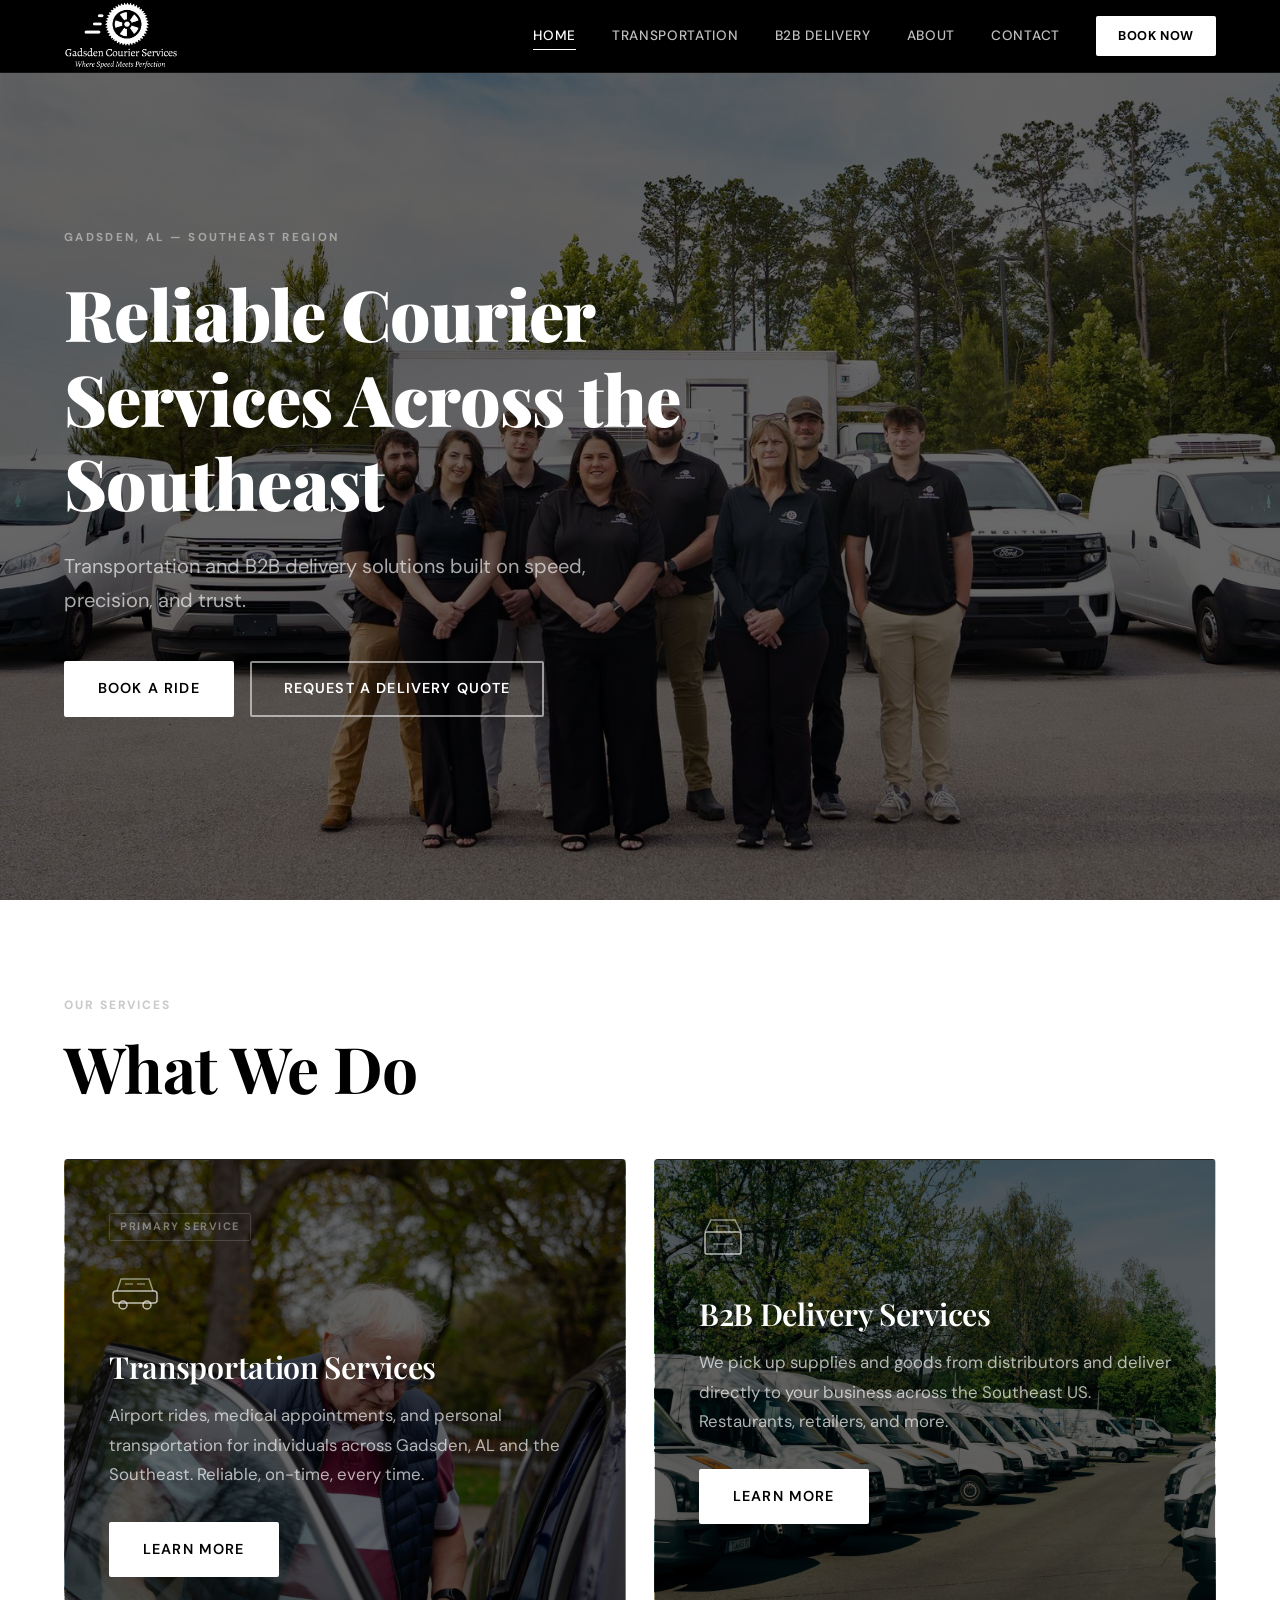
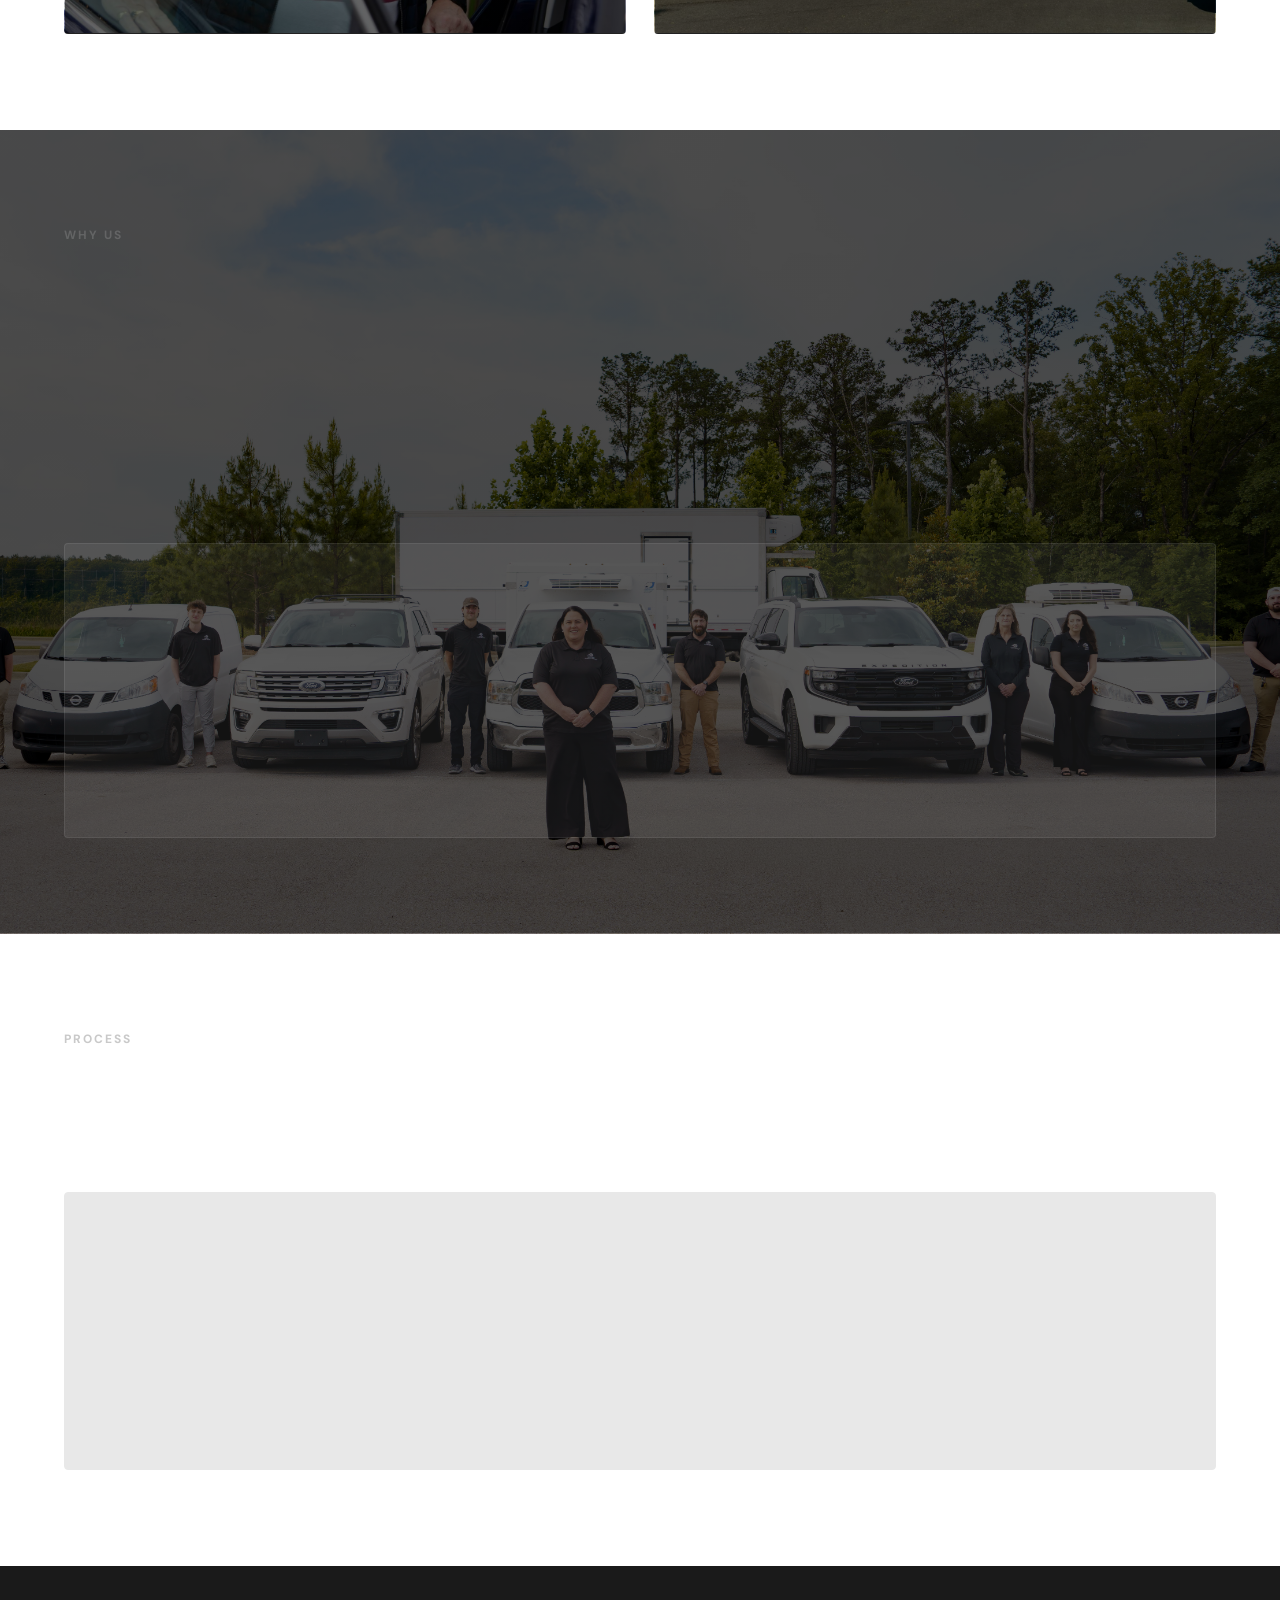
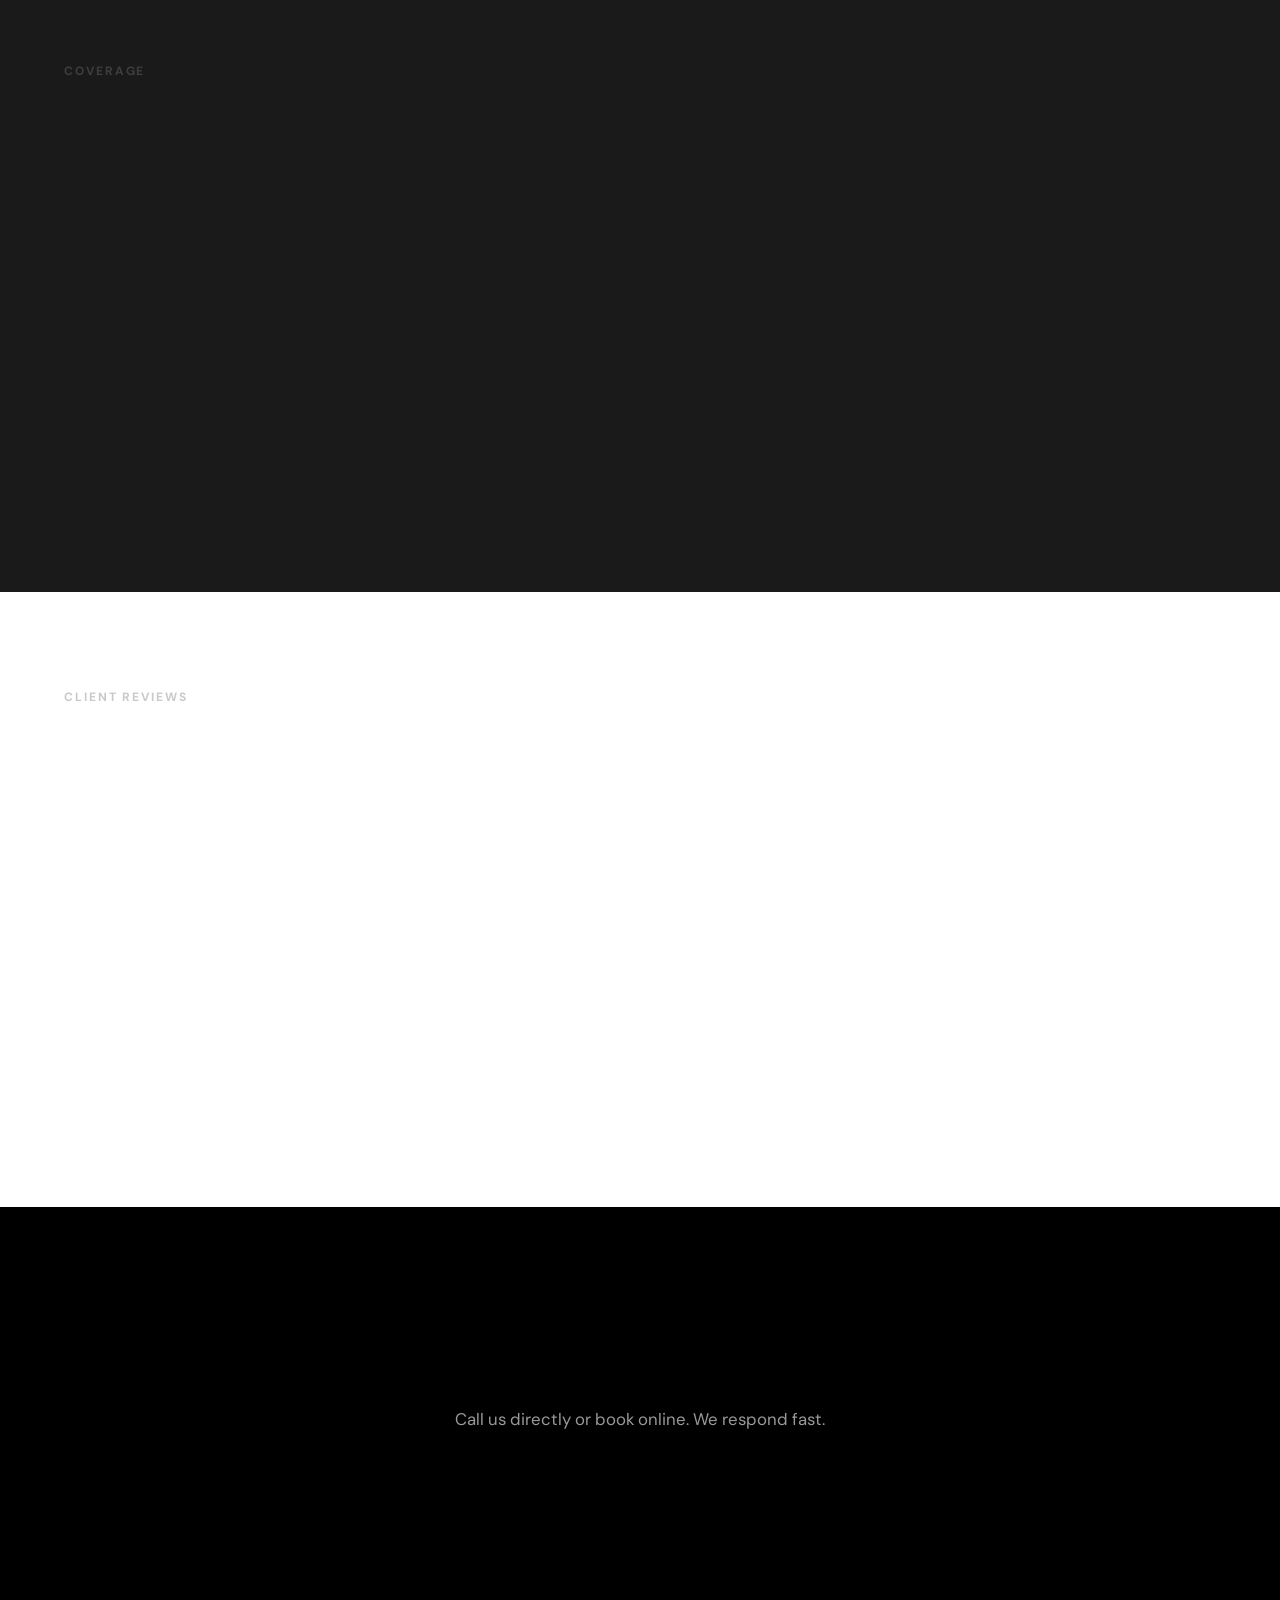
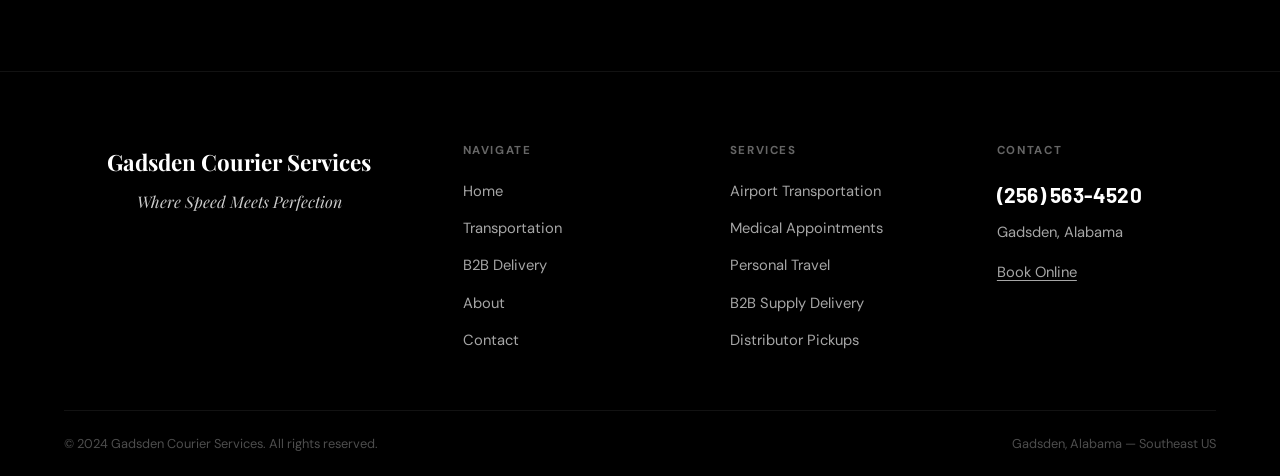
<file: index.html>
<!DOCTYPE html>
<html lang="en">
<head>
  <meta charset="UTF-8" />
  <meta name="viewport" content="width=device-width, initial-scale=1.0" />
  <meta name="author" content="Gadsden Courier Services" />
  <title>Gadsden Courier Services | Transportation &amp; B2B Delivery in Gadsden, AL</title>
  <meta name="description" content="Gadsden Courier Services offers reliable personal transportation and B2B delivery across Gadsden, Alabama and the Southeast. Airport rides, medical appointments, and business supply delivery you can count on." />
  <link rel="canonical" href="https://gadsdencourierservices.com/" />
  <meta property="og:site_name" content="Gadsden Courier Services" />
  <meta property="og:title" content="Gadsden Courier Services | Transportation &amp; B2B Delivery in Gadsden, AL" />
  <meta property="og:description" content="Reliable personal transportation and B2B delivery across Gadsden, Alabama and the Southeast. Book online or call (256) 563-4520." />
  <meta property="og:url" content="https://gadsdencourierservices.com/" />
  <meta property="og:type" content="website" />
  <meta property="og:image" content="https://gadsdencourierservices.com/logo.png" />
  <meta name="twitter:card" content="summary_large_image" />
  <meta name="twitter:image" content="https://gadsdencourierservices.com/logo.png" />
  <link rel="stylesheet" href="styles.css" />
</head>
<body>

  <!-- ══════════════════════════════════════════════════════════
       HEADER — shared across all pages
  ══════════════════════════════════════════════════════════ -->
  <header class="site-header">
    <div class="container header-inner">
      <!-- LOGO PLACEHOLDER — Replace logo.png with the actual logo file in this directory -->
      <a href="index.html" class="header-logo">
        <img src="logo.png" alt="Gadsden Courier Services" onerror="this.style.display='none';this.nextElementSibling.style.display='block';" />
        <span class="logo-text">Gadsden Courier</span>
      </a>
      <nav class="site-nav" aria-label="Main navigation">
        <a href="index.html" class="active">Home</a>
        <a href="transportation.html">Transportation</a>
        <a href="delivery.html">B2B Delivery</a>
        <a href="about.html">About</a>
        <a href="contact.html">Contact</a>
        <a href="contact.html" class="nav-book-btn">Book Now</a>
      </nav>
      <button class="hamburger" id="hamburger" aria-label="Toggle navigation" aria-expanded="false">
        <span></span><span></span><span></span>
      </button>
    </div>
  </header>

  <!-- Mobile nav -->
  <nav class="mobile-nav" id="mobileNav" aria-label="Mobile navigation">
    <a href="index.html" class="active">Home</a>
    <a href="transportation.html">Transportation</a>
    <a href="delivery.html">B2B Delivery</a>
    <a href="about.html">About</a>
    <a href="contact.html">Contact</a>
    <a href="contact.html" class="nav-book-btn">Book Now</a>
  </nav>

  <main>

    <!-- ══ SECTION 1 — HERO ══════════════════════════════════════ -->
    <section class="hero" style="background-image: linear-gradient(rgba(0,0,0,0.6), rgba(0,0,0,0.6)), url('team-photo.jpg'); background-size: cover; background-position: center; background-repeat: no-repeat;">
      <div class="container">
        <div class="hero-content">
          <span class="hero-label hero-animate d1">Gadsden, AL &mdash; Southeast Region</span>
          <h1 class="hero-animate d2">Reliable Courier Services Across the Southeast</h1>
          <p class="subheadline hero-animate d3">Transportation and B2B delivery solutions built on speed, precision, and trust.</p>
          <div class="hero-btns hero-animate d4">
            <a href="contact.html" class="btn btn-white">Book a Ride</a>
            <a href="contact.html" class="btn btn-outline-white">Request a Delivery Quote</a>
          </div>
        </div>
      </div>
    </section>

    <!-- ══ SECTION 2 — SERVICES OVERVIEW ════════════════════════ -->
    <section class="section section--white" id="services">
      <div class="container">
        <span class="section-label" style="color:#888;">Our Services</span>
        <h2 class="section-heading fade-in">What We Do</h2>
        <div class="services-grid" style="margin-top: 52px;">

          <!-- Transportation — featured primary -->
          <div class="service-card fade-in delay-1" style="background-image: linear-gradient(rgba(0,0,0,0.6), rgba(0,0,0,0.6)), url('stock-transportation.jpg'); background-size: cover; background-position: center; background-repeat: no-repeat;">
            <span class="service-card-featured-badge">Primary Service</span>
            <div class="service-card-icon-wrap" style="margin-bottom:28px;">
              <!-- Car / Transportation icon -->
              <svg width="52" height="52" viewBox="0 0 52 52" fill="none" xmlns="http://www.w3.org/2000/svg">
                <path d="M8 30l4-12h28l4 12" stroke="rgba(255,255,255,0.5)" stroke-width="1.5" fill="none"/>
                <rect x="4" y="30" width="44" height="12" rx="3" stroke="rgba(255,255,255,0.7)" stroke-width="1.5" fill="none"/>
                <circle cx="14" cy="44" r="4" stroke="rgba(255,255,255,0.7)" stroke-width="1.5" fill="none"/>
                <circle cx="38" cy="44" r="4" stroke="rgba(255,255,255,0.7)" stroke-width="1.5" fill="none"/>
                <path d="M16 23h8M28 23h8" stroke="rgba(255,255,255,0.4)" stroke-width="1.5"/>
              </svg>
            </div>
            <h3>Transportation Services</h3>
            <p>Airport rides, medical appointments, and personal transportation for individuals across Gadsden, AL and the Southeast. Reliable, on-time, every time.</p>
            <a href="transportation.html" class="btn btn-white">Learn More</a>
          </div>

          <!-- B2B Delivery -->
          <div class="service-card service-card--secondary fade-in delay-2" style="background-image: linear-gradient(rgba(0,0,0,0.6), rgba(0,0,0,0.6)), url('stock-delivery.jpg'); background-size: cover; background-position: center; background-repeat: no-repeat;">
            <div class="service-card-icon-wrap" style="margin-bottom:28px;">
              <!-- Box / Delivery icon -->
              <svg width="48" height="48" viewBox="0 0 48 48" fill="none" xmlns="http://www.w3.org/2000/svg">
                <rect x="6" y="20" width="36" height="22" rx="2" stroke="rgba(255,255,255,0.7)" stroke-width="1.5" fill="none"/>
                <path d="M6 20l6-12h24l6 12" stroke="rgba(255,255,255,0.5)" stroke-width="1.5" fill="none"/>
                <path d="M18 20v-6h12v6" stroke="rgba(255,255,255,0.4)" stroke-width="1.5" fill="none"/>
                <path d="M14 32h20" stroke="rgba(255,255,255,0.4)" stroke-width="1.5"/>
              </svg>
            </div>
            <h3>B2B Delivery Services</h3>
            <p>We pick up supplies and goods from distributors and deliver directly to your business across the Southeast US. Restaurants, retailers, and more.</p>
            <a href="delivery.html" class="btn btn-white">Learn More</a>
          </div>

        </div>
      </div>
    </section>

    <!-- ══ SECTION 3 — WHY CHOOSE US ════════════════════════════ -->
    <section class="section section--dark" style="background-image: linear-gradient(rgba(0,0,0,0.7), rgba(0,0,0,0.7)), url('team-photo-2.jpg'); background-size: cover; background-position: center; background-repeat: no-repeat;">
      <div class="container">
        <span class="section-label" style="color:rgba(255,255,255,0.35);">Why Us</span>
        <h2 class="section-heading fade-in" style="color:#fff; max-width:600px; margin-bottom:52px;">Why Businesses and Individuals Choose Us</h2>
        <div class="trust-grid">
          <div class="trust-item fade-in delay-1">
            <div class="trust-number">01</div>
            <h3>On-Time Delivery</h3>
            <p>We treat every run like it's urgent, because to our clients it is.</p>
          </div>
          <div class="trust-item fade-in delay-2">
            <div class="trust-number">02</div>
            <h3>Professional Drivers</h3>
            <p>Trained, vetted, and committed to representing your trust on every route.</p>
          </div>
          <div class="trust-item fade-in delay-3">
            <div class="trust-number">03</div>
            <h3>Southeast Coverage</h3>
            <p>From Gadsden to any of the surrounding 9 states, we move what matters across the region.</p>
          </div>
        </div>
      </div>
    </section>

    <!-- ══ SECTION 4 — HOW IT WORKS ═════════════════════════════ -->
    <section class="section section--white">
      <div class="container">
        <span class="section-label" style="color:#888;">Process</span>
        <h2 class="section-heading fade-in" style="margin-bottom:52px;">How It Works</h2>
        <div class="steps-grid">
          <div class="step-item fade-in delay-1">
            <div class="step-num">01</div>
            <h3>Contact Us</h3>
            <p>Call or submit a request through our website.</p>
          </div>
          <div class="step-item fade-in delay-2">
            <div class="step-num">02</div>
            <h3>Get Your Quote</h3>
            <p>We assess your needs and provide a fast, fair quote.</p>
          </div>
          <div class="step-item fade-in delay-3">
            <div class="step-num">03</div>
            <h3>We Handle the Rest</h3>
            <p>Sit back while we deliver on time, every time.</p>
          </div>
        </div>
      </div>
    </section>

    <!-- ══ SECTION 5 — SERVICE AREA ══════════════════════════════ -->
    <section class="section section--deep">
      <div class="container">
        <span class="section-label" style="color:rgba(255,255,255,0.35);">Coverage</span>
        <h2 class="section-heading fade-in" style="color:#fff; margin-bottom:56px;">Where We Operate</h2>
        <div class="area-grid">
          <div class="area-col fade-in delay-1">
            <span class="area-label">Transportation</span>
            <h3 style="color:#fff;">Personal Transportation</h3>
            <p>Based in Gadsden, AL &mdash; serving individuals throughout Alabama and the greater Southeast. Whether you need a ride to the airport, a doctor's appointment, a family event, a night out, or anywhere else life takes you, we will get you there safely and on time.</p>
          </div>
          <div class="area-col fade-in delay-2">
            <span class="area-label">B2B Delivery</span>
            <h3 style="color:#fff;">Regional Business Delivery</h3>
            <p>Regional delivery coverage across Alabama, Georgia, Mississippi, Texas, North Carolina, and surrounding Southeast states.</p>
            <div class="states-list">
              <span class="state-tag">Alabama</span>
              <span class="state-tag">Georgia</span>
              <span class="state-tag">Mississippi</span>
              <span class="state-tag">Texas</span>
              <span class="state-tag">North Carolina</span>
              <span class="state-tag">+ Southeast Region</span>
            </div>
          </div>
        </div>
      </div>
    </section>

    <!-- ══ SECTION 6 — TESTIMONIALS ══════════════════════════════ -->
    <!-- TESTIMONIALS PLACEHOLDER — Replace with real testimonials when available -->
    <section class="section section--white">
      <div class="container">
        <span class="section-label" style="color:#888;">Client Reviews</span>
        <h2 class="section-heading fade-in" style="margin-bottom:52px;">What Our Clients Say</h2>
        <div class="testimonials-grid">
          <div class="testimonial-card fade-in delay-1">
            <p class="testimonial-quote">They got me to my appointment on time, every single time. Professional, courteous, and reliable. I won't use anyone else for my transportation needs.</p>
            <div class="testimonial-author">
              <div class="testimonial-avatar">
                <svg viewBox="0 0 24 24" fill="none" stroke="currentColor" stroke-width="1.5"><circle cx="12" cy="8" r="4"/><path d="M4 20c0-4 3.6-7 8-7s8 3 8 7"/></svg>
              </div>
              <div>
                <div class="testimonial-name">Client Name</div>
                <div class="testimonial-role">Individual Client, Gadsden AL</div>
              </div>
            </div>
          </div>
          <div class="testimonial-card fade-in delay-2">
            <p class="testimonial-quote">Our restaurant depends on timely supply deliveries. Gadsden Courier has never let us down. Fast, reliable, and they handle our goods with care.</p>
            <div class="testimonial-author">
              <div class="testimonial-avatar">
                <svg viewBox="0 0 24 24" fill="none" stroke="currentColor" stroke-width="1.5"><circle cx="12" cy="8" r="4"/><path d="M4 20c0-4 3.6-7 8-7s8 3 8 7"/></svg>
              </div>
              <div>
                <div class="testimonial-name">Business Owner</div>
                <div class="testimonial-role">Restaurant, Birmingham AL</div>
              </div>
            </div>
          </div>
          <div class="testimonial-card fade-in delay-3">
            <p class="testimonial-quote">Switched from our previous courier service and haven't looked back. Competitive rates and the team actually communicates throughout every delivery.</p>
            <div class="testimonial-author">
              <div class="testimonial-avatar">
                <svg viewBox="0 0 24 24" fill="none" stroke="currentColor" stroke-width="1.5"><circle cx="12" cy="8" r="4"/><path d="M4 20c0-4 3.6-7 8-7s8 3 8 7"/></svg>
              </div>
              <div>
                <div class="testimonial-name">Operations Manager</div>
                <div class="testimonial-role">Retail Company, Atlanta GA</div>
              </div>
            </div>
          </div>
        </div>
      </div>
    </section>

    <!-- ══ SECTION 7 — CTA STRIP ═════════════════════════════════ -->
    <section class="cta-strip">
      <div class="container">
        <h2 class="fade-in">Ready to Get Started?</h2>
        <p class="fade-in delay-1">Call us directly or book online. We respond fast.</p>
        <span class="phone-display fade-in delay-2"><a href="tel:2565634520">(256) 563-4520</a></span>
        <div class="cta-strip-btns fade-in delay-3">
          <a href="contact.html" class="btn btn-white">Book a Ride</a>
          <a href="contact.html" class="btn btn-outline-white">Request a Quote</a>
        </div>
      </div>
    </section>

  </main>

  <!-- ══════════════════════════════════════════════════════════
       FOOTER — shared across all pages
  ══════════════════════════════════════════════════════════ -->
  <footer class="site-footer">
    <div class="container">
      <div class="footer-grid">
        <div class="footer-brand">
          <div style="font-family:'Playfair Display',serif; font-size:1.4rem; font-weight:700; color:#fff; margin-bottom:8px;">Gadsden Courier Services</div>
          <div class="tagline">Where Speed Meets Perfection</div>
        </div>
        <div class="footer-col">
          <h5>Navigate</h5>
          <ul>
            <li><a href="index.html">Home</a></li>
            <li><a href="transportation.html">Transportation</a></li>
            <li><a href="delivery.html">B2B Delivery</a></li>
            <li><a href="about.html">About</a></li>
            <li><a href="contact.html">Contact</a></li>
          </ul>
        </div>
        <div class="footer-col">
          <h5>Services</h5>
          <ul>
            <li><a href="transportation.html">Airport Transportation</a></li>
            <li><a href="transportation.html">Medical Appointments</a></li>
            <li><a href="transportation.html">Personal Travel</a></li>
            <li><a href="delivery.html">B2B Supply Delivery</a></li>
            <li><a href="delivery.html">Distributor Pickups</a></li>
          </ul>
        </div>
        <div class="footer-col">
          <h5>Contact</h5>
          <a href="tel:2565634520" class="phone-large">(256) 563-4520</a>
          <span class="contact-line">Gadsden, Alabama</span>
          <span class="contact-line" style="margin-top:16px;">
            <a href="contact.html" style="color:rgba(255,255,255,0.65); text-decoration:underline; text-underline-offset:3px;">Book Online</a>
          </span>
        </div>
      </div>
    </div>
    <div class="container">
      <div class="footer-bottom">
        <span>&copy; 2024 Gadsden Courier Services. All rights reserved.</span>
        <span>Gadsden, Alabama &mdash; Southeast US</span>
      </div>
    </div>
  </footer>

  <script src="main.js"></script>
  <script type="application/ld+json">
  {
    "@context": "https://schema.org",
    "@type": "LocalBusiness",
    "name": "Gadsden Courier Services",
    "description": "Reliable personal transportation and B2B delivery services based in Gadsden, Alabama serving the greater Southeast US.",
    "url": "https://gadsdencourierservices.com",
    "telephone": "+12565634520",
    "email": "lcook@gadsdencourierservices.com",
    "address": {
      "@type": "PostalAddress",
      "addressLocality": "Gadsden",
      "addressRegion": "AL",
      "addressCountry": "US"
    },
    "areaServed": ["Gadsden, AL", "Alabama", "Georgia", "Mississippi", "Texas", "North Carolina"],
    "priceRange": "$$",
    "openingHours": "Mo-Su 00:00-23:59"
  }
  </script>
</body>
</html>
</file>
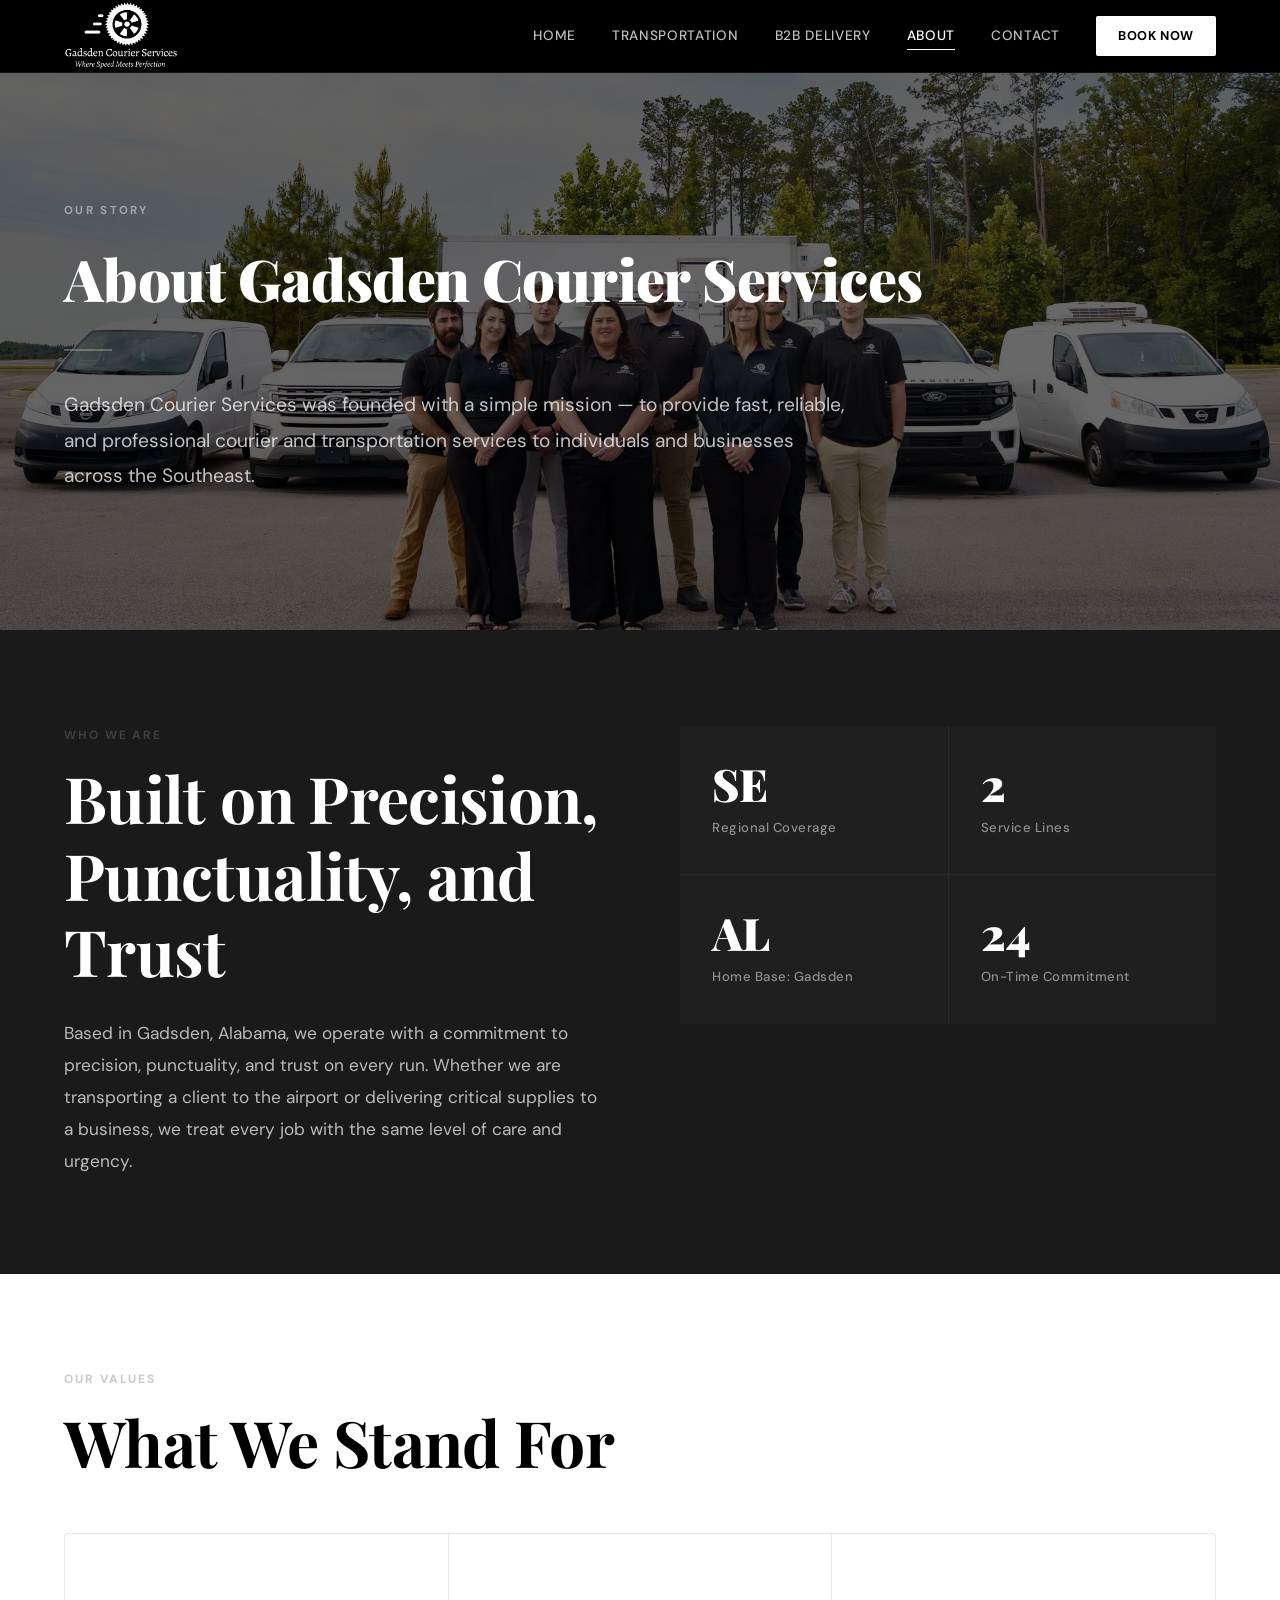
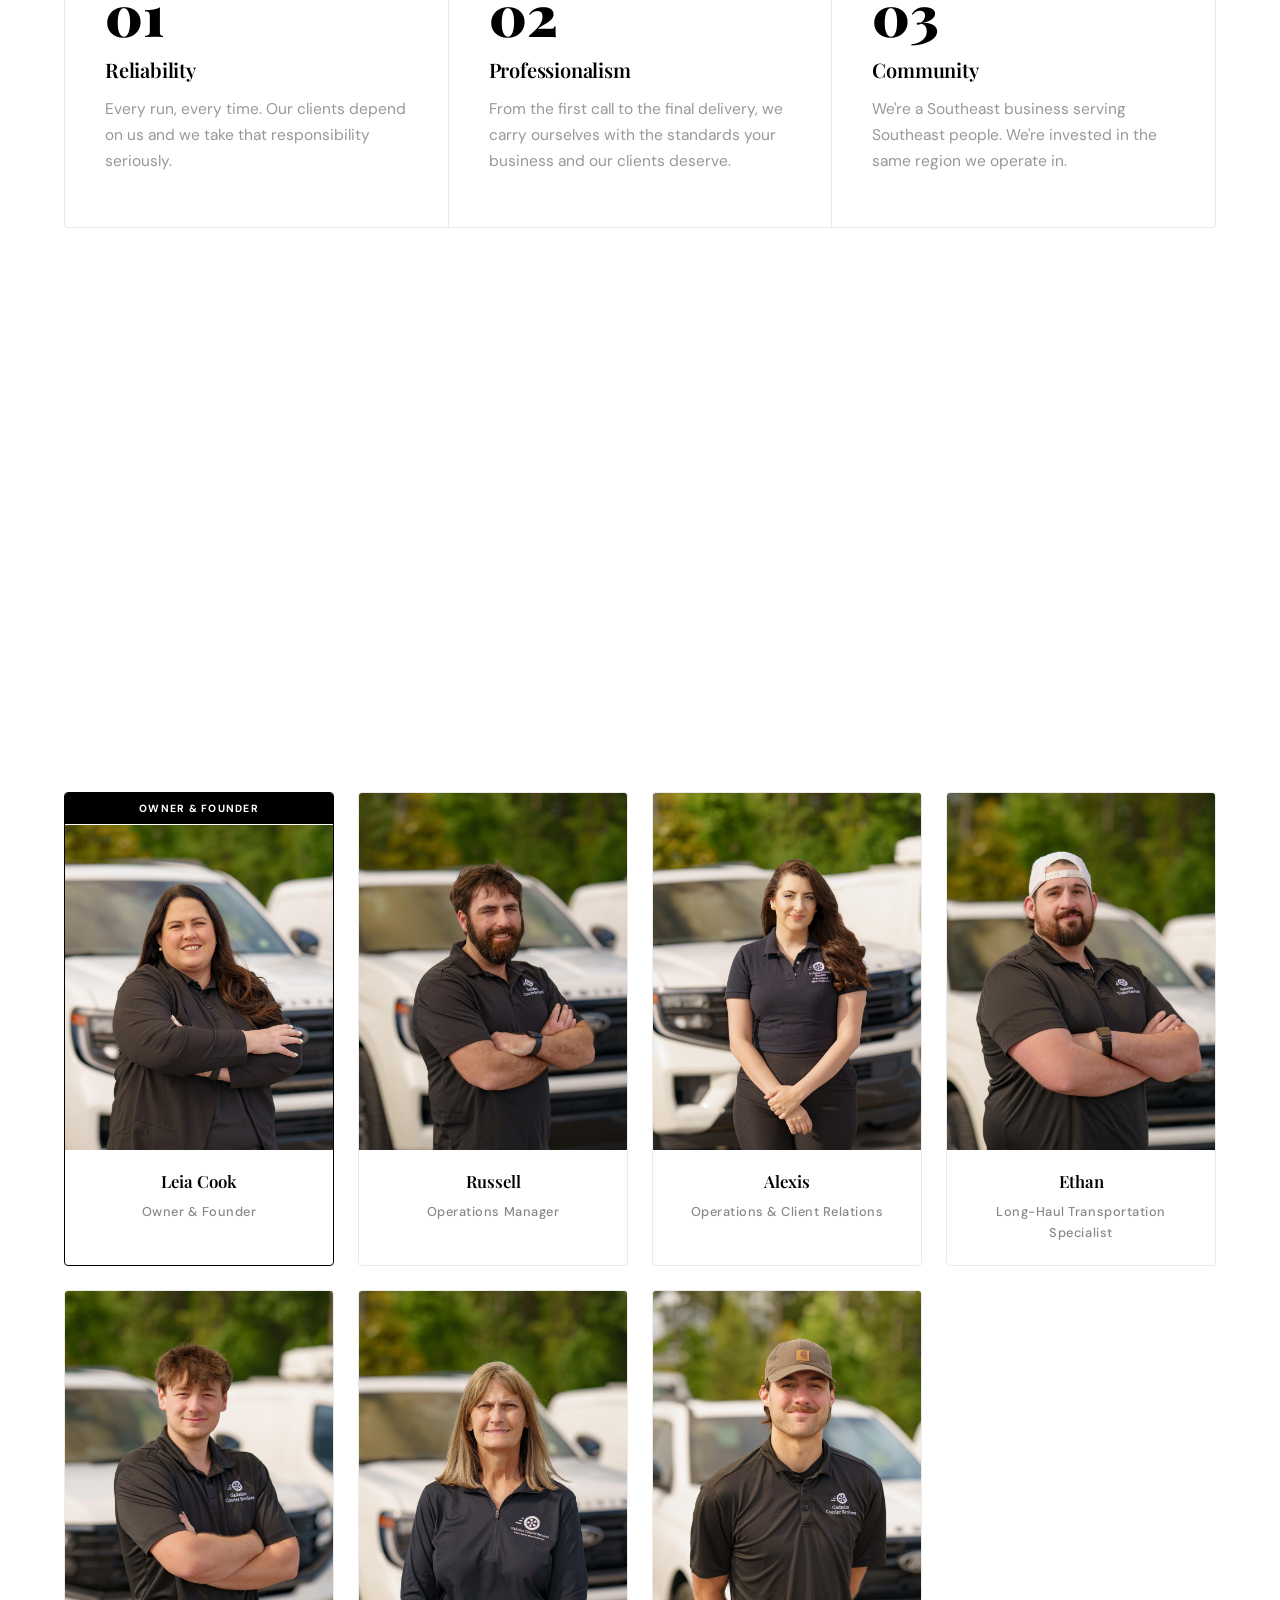
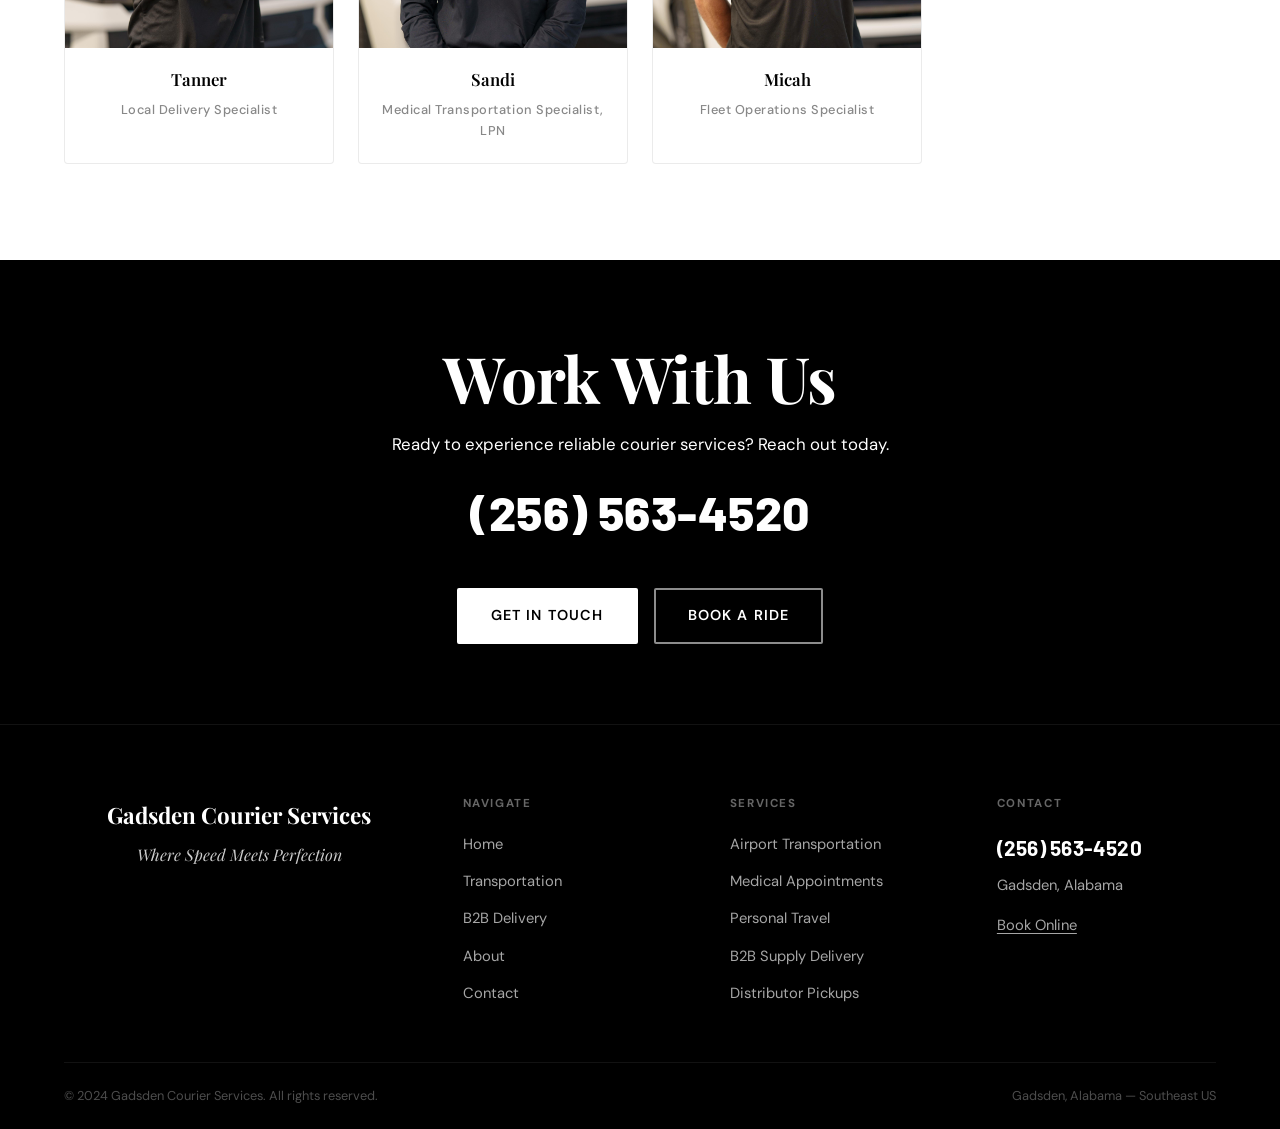
<file: about.html>
<!DOCTYPE html>
<html lang="en">
<head>
  <meta charset="UTF-8" />
  <meta name="viewport" content="width=device-width, initial-scale=1.0" />
  <meta name="author" content="Gadsden Courier Services" />
  <title>About Us | Gadsden Courier Services</title>
  <meta name="description" content="Learn about Gadsden Courier Services — a Gadsden, Alabama based courier company built on speed, precision, and trust. Meet our team and learn about our mission to serve individuals and businesses across the Southeast." />
  <link rel="canonical" href="https://gadsdencourierservices.com/about.html" />
  <meta property="og:site_name" content="Gadsden Courier Services" />
  <meta property="og:title" content="About Gadsden Courier Services | Gadsden, Alabama" />
  <meta property="og:description" content="Based in Gadsden, Alabama, Gadsden Courier Services is built on speed, precision, and trust. Learn about our team and our mission." />
  <meta property="og:url" content="https://gadsdencourierservices.com/about.html" />
  <meta property="og:type" content="website" />
  <meta property="og:image" content="https://gadsdencourierservices.com/logo.png" />
  <meta name="twitter:card" content="summary_large_image" />
  <meta name="twitter:image" content="https://gadsdencourierservices.com/logo.png" />
  <link rel="stylesheet" href="styles.css" />
</head>
<body>

  <!-- HEADER -->
  <header class="site-header">
    <div class="container header-inner">
      <a href="index.html" class="header-logo">
        <img src="logo.png" alt="Gadsden Courier Services" onerror="this.style.display='none';this.nextElementSibling.style.display='block';" />
        <span class="logo-text">Gadsden Courier</span>
      </a>
      <nav class="site-nav" aria-label="Main navigation">
        <a href="index.html">Home</a>
        <a href="transportation.html">Transportation</a>
        <a href="delivery.html">B2B Delivery</a>
        <a href="about.html" class="active">About</a>
        <a href="contact.html">Contact</a>
        <a href="contact.html" class="nav-book-btn">Book Now</a>
      </nav>
      <button class="hamburger" id="hamburger" aria-label="Toggle navigation" aria-expanded="false">
        <span></span><span></span><span></span>
      </button>
    </div>
  </header>

  <nav class="mobile-nav" id="mobileNav" aria-label="Mobile navigation">
    <a href="index.html">Home</a>
    <a href="transportation.html">Transportation</a>
    <a href="delivery.html">B2B Delivery</a>
    <a href="about.html" class="active">About</a>
    <a href="contact.html">Contact</a>
    <a href="contact.html" class="nav-book-btn">Book Now</a>
  </nav>

  <main>

    <!-- ══ HERO / ABOUT ══════════════════════════════════════════ -->
    <section class="hero hero-inner" style="min-height: 70vh; background-image: linear-gradient(rgba(0,0,0,0.6), rgba(0,0,0,0.6)), url('team-photo.jpg'); background-size: cover; background-position: center; background-repeat: no-repeat;">
      <div class="container">
        <div class="hero-content" style="max-width:860px;">
          <span class="hero-label hero-animate d1">Our Story</span>
          <h1 class="hero-animate d2">About Gadsden Courier Services</h1>
          <div class="mission-rule hero-animate d3"></div>
          <!-- COMPANY STORY PLACEHOLDER — Add more detail from Leia when available -->
          <div class="mission-block hero-animate d3">
            <p>Gadsden Courier Services was founded with a simple mission &mdash; to provide fast, reliable, and professional courier and transportation services to individuals and businesses across the Southeast.</p>
          </div>
        </div>
      </div>
    </section>

    <!-- ══ MISSION BODY ══════════════════════════════════════════ -->
    <section class="section section--deep">
      <div class="container">
        <div style="display:grid; grid-template-columns: 1fr 1fr; gap: 80px; align-items:start;" class="about-grid">
          <div class="fade-in">
            <span class="section-label" style="color:rgba(255,255,255,0.35);">Who We Are</span>
            <h2 style="color:#fff; margin-bottom:28px;">Built on Precision, Punctuality, and Trust</h2>
            <p style="color:rgba(255,255,255,0.7); font-size:1.08rem; line-height:1.85;">Based in Gadsden, Alabama, we operate with a commitment to precision, punctuality, and trust on every run. Whether we are transporting a client to the airport or delivering critical supplies to a business, we treat every job with the same level of care and urgency.</p>
            <!-- COMPANY STORY PLACEHOLDER — Add more detail from Leia when available -->
          </div>
          <div class="fade-in delay-2">
            <div style="display:grid; grid-template-columns: 1fr 1fr; gap: 1px; background: rgba(255,255,255,0.07); border-radius:4px; overflow:hidden;">
              <div style="background:#1f1f1f; padding:36px 32px;">
                <div style="font-family:'Playfair Display',serif; font-size:2.8rem; font-weight:900; color:#fff; line-height:1; margin-bottom:10px;">SE</div>
                <div style="font-size:0.82rem; color:rgba(255,255,255,0.5); font-weight:500; letter-spacing:0.04em;">Regional Coverage</div>
              </div>
              <div style="background:#1f1f1f; padding:36px 32px;">
                <div style="font-family:'Playfair Display',serif; font-size:2.8rem; font-weight:900; color:#fff; line-height:1; margin-bottom:10px;">2</div>
                <div style="font-size:0.82rem; color:rgba(255,255,255,0.5); font-weight:500; letter-spacing:0.04em;">Service Lines</div>
              </div>
              <div style="background:#1f1f1f; padding:36px 32px;">
                <div style="font-family:'Playfair Display',serif; font-size:2.8rem; font-weight:900; color:#fff; line-height:1; margin-bottom:10px;">AL</div>
                <div style="font-size:0.82rem; color:rgba(255,255,255,0.5); font-weight:500; letter-spacing:0.04em;">Home Base: Gadsden</div>
              </div>
              <div style="background:#1f1f1f; padding:36px 32px;">
                <div style="font-family:'Playfair Display',serif; font-size:2.8rem; font-weight:900; color:#fff; line-height:1; margin-bottom:10px;">24</div>
                <div style="font-size:0.82rem; color:rgba(255,255,255,0.5); font-weight:500; letter-spacing:0.04em;">On-Time Commitment</div>
              </div>
            </div>
          </div>
        </div>
      </div>
    </section>

    <!-- ══ VALUES ════════════════════════════════════════════════ -->
    <section class="section section--white">
      <div class="container">
        <span class="section-label" style="color:#888;">Our Values</span>
        <h2 class="section-heading fade-in" style="margin-bottom:52px;">What We Stand For</h2>
        <div class="trust-grid" style="background: #e8e8e8;">
          <div class="trust-item fade-in delay-1" style="background:#fff; color:#000;">
            <div class="trust-number" style="color:#000000;">01</div>
            <h3 style="color:#000;">Reliability</h3>
            <p style="color:#555;">Every run, every time. Our clients depend on us and we take that responsibility seriously.</p>
          </div>
          <div class="trust-item fade-in delay-2" style="background:#fff; color:#000;">
            <div class="trust-number" style="color:#000000;">02</div>
            <h3 style="color:#000;">Professionalism</h3>
            <p style="color:#555;">From the first call to the final delivery, we carry ourselves with the standards your business and our clients deserve.</p>
          </div>
          <div class="trust-item fade-in delay-3" style="background:#fff; color:#000;">
            <div class="trust-number" style="color:#000000;">03</div>
            <h3 style="color:#000;">Community</h3>
            <p style="color:#555;">We're a Southeast business serving Southeast people. We're invested in the same region we operate in.</p>
          </div>
        </div>
      </div>
    </section>

    <!-- ══ TEAM PHOTO BREAK — heading overlaid on photo ═══════════ -->
    <div style="width:100%; min-height:420px; background-image: linear-gradient(rgba(0,0,0,0.5), rgba(0,0,0,0.5)), url('team-photo.jpg'); background-size:cover; background-position:center; background-repeat:no-repeat; background-attachment:fixed; display:flex; align-items:center; justify-content:center; text-align:center; padding: 72px 24px;">
      <div>
        <span style="display:block; font-size:0.72rem; font-weight:700; letter-spacing:0.16em; text-transform:uppercase; color:rgba(255,255,255,0.45); margin-bottom:16px;">Our People</span>
        <h2 style="font-family:'Playfair Display',serif; font-size:clamp(2.5rem,5vw,4rem); font-weight:700; color:#fff; margin-bottom:16px; letter-spacing:-0.01em;">Meet the Team</h2>
        <p style="font-size:1.05rem; color:rgba(255,255,255,0.75); max-width:480px; margin:0 auto; line-height:1.7;">The people behind every on-time delivery and smooth ride.</p>
      </div>
    </div>

    <!-- ══ MEET THE TEAM ══════════════════════════════════════════ -->
    <section class="section section--white" style="padding-top:48px;">
      <div class="container">

        <div class="staff-grid">

          <!-- Leia — Owner & Founder -->
          <div class="staff-card staff-card--featured fade-in delay-1" style="position:relative;">
            <span class="staff-badge">Owner &amp; Founder</span>
            <img src="team-leia.jpg" alt="Leia Cook — Owner & Founder" class="staff-photo" style="padding-top:32px;" />
            <div class="staff-info">
              <div class="staff-name">Leia Cook</div>
              <div class="staff-role">Owner &amp; Founder</div>
            </div>
          </div>

          <!-- Russell -->
          <div class="staff-card fade-in delay-2">
            <img src="team-russell.jpg" alt="Russell — Operations Manager" class="staff-photo" />
            <div class="staff-info">
              <div class="staff-name">Russell</div>
              <div class="staff-role">Operations Manager</div>
            </div>
          </div>

          <!-- Alexis -->
          <div class="staff-card fade-in delay-3">
            <img src="team-alexis.jpg" alt="Alexis — Operations & Client Relations" class="staff-photo" />
            <div class="staff-info">
              <div class="staff-name">Alexis</div>
              <div class="staff-role">Operations &amp; Client Relations</div>
            </div>
          </div>

          <!-- Ethan -->
          <div class="staff-card fade-in delay-1">
            <img src="team-ethan.jpg" alt="Ethan — Driver" class="staff-photo" />
            <div class="staff-info">
              <div class="staff-name">Ethan</div>
              <div class="staff-role">Long-Haul Transportation Specialist</div>
            </div>
          </div>

          <!-- Tanner -->
          <div class="staff-card fade-in delay-4">
            <img src="team-tanner.jpg" alt="Tanner — Driver" class="staff-photo" />
            <div class="staff-info">
              <div class="staff-name">Tanner</div>
              <div class="staff-role">Local Delivery Specialist</div>
            </div>
          </div>

          <!-- Sandi -->
          <div class="staff-card fade-in delay-2">
            <img src="team-nana.jpg" alt="Sandi — Driver" class="staff-photo" />
            <div class="staff-info">
              <div class="staff-name">Sandi</div>
              <div class="staff-role">Medical Transportation Specialist, LPN</div>
            </div>
          </div>

          <!-- Micah -->
          <div class="staff-card fade-in delay-3">
            <img src="team-micah.jpg" alt="Micah — Driver" class="staff-photo" />
            <div class="staff-info">
              <div class="staff-name">Micah</div>
              <div class="staff-role">Fleet Operations Specialist</div>
            </div>
          </div>

        </div>
      </div>
    </section>

    <!-- ══ CTA STRIP ═════════════════════════════════════════════ -->
    <section class="cta-strip">
      <div class="container">
        <h2 class="fade-in">Work With Us</h2>
        <p class="fade-in delay-1">Ready to experience reliable courier services? Reach out today.</p>
        <span class="phone-display fade-in delay-2"><a href="tel:2565634520">(256) 563-4520</a></span>
        <div class="cta-strip-btns fade-in delay-3">
          <a href="contact.html" class="btn btn-white">Get in Touch</a>
          <a href="contact.html" class="btn btn-outline-white">Book a Ride</a>
        </div>
      </div>
    </section>

  </main>

  <!-- FOOTER -->
  <footer class="site-footer">
    <div class="container">
      <div class="footer-grid">
        <div class="footer-brand">
          <div style="font-family:'Playfair Display',serif; font-size:1.4rem; font-weight:700; color:#fff; margin-bottom:8px;">Gadsden Courier Services</div>
          <div class="tagline">Where Speed Meets Perfection</div>
        </div>
        <div class="footer-col">
          <h5>Navigate</h5>
          <ul>
            <li><a href="index.html">Home</a></li>
            <li><a href="transportation.html">Transportation</a></li>
            <li><a href="delivery.html">B2B Delivery</a></li>
            <li><a href="about.html">About</a></li>
            <li><a href="contact.html">Contact</a></li>
          </ul>
        </div>
        <div class="footer-col">
          <h5>Services</h5>
          <ul>
            <li><a href="transportation.html">Airport Transportation</a></li>
            <li><a href="transportation.html">Medical Appointments</a></li>
            <li><a href="transportation.html">Personal Travel</a></li>
            <li><a href="delivery.html">B2B Supply Delivery</a></li>
            <li><a href="delivery.html">Distributor Pickups</a></li>
          </ul>
        </div>
        <div class="footer-col">
          <h5>Contact</h5>
          <a href="tel:2565634520" class="phone-large">(256) 563-4520</a>
          <span class="contact-line">Gadsden, Alabama</span>
          <span class="contact-line" style="margin-top:16px;">
            <a href="contact.html" style="color:rgba(255,255,255,0.65); text-decoration:underline; text-underline-offset:3px;">Book Online</a>
          </span>
        </div>
      </div>
    </div>
    <div class="container">
      <div class="footer-bottom">
        <span>&copy; 2024 Gadsden Courier Services. All rights reserved.</span>
        <span>Gadsden, Alabama &mdash; Southeast US</span>
      </div>
    </div>
  </footer>

  <script src="main.js"></script>
  <style>
    @media (max-width: 768px) {
      .about-grid { grid-template-columns: 1fr !important; gap: 48px !important; }
    }
  </style>
</body>
</html>
</file>
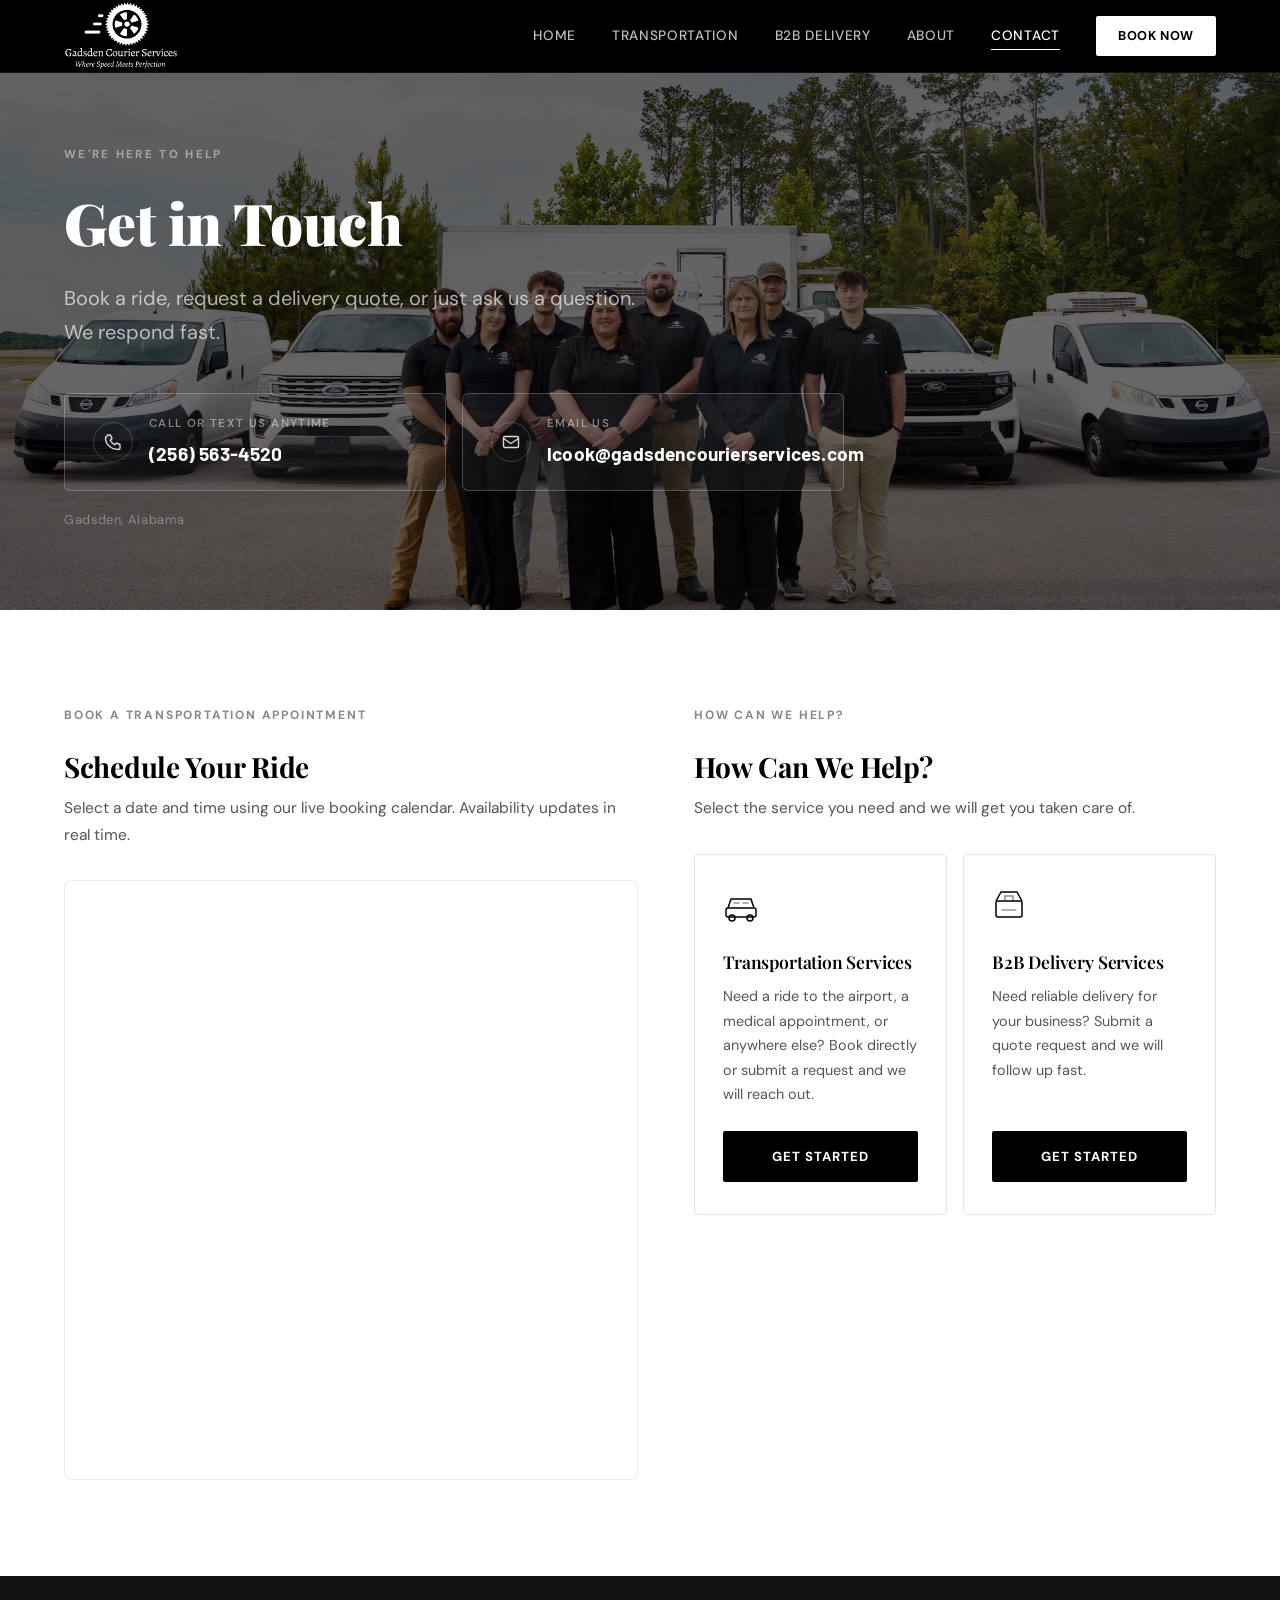
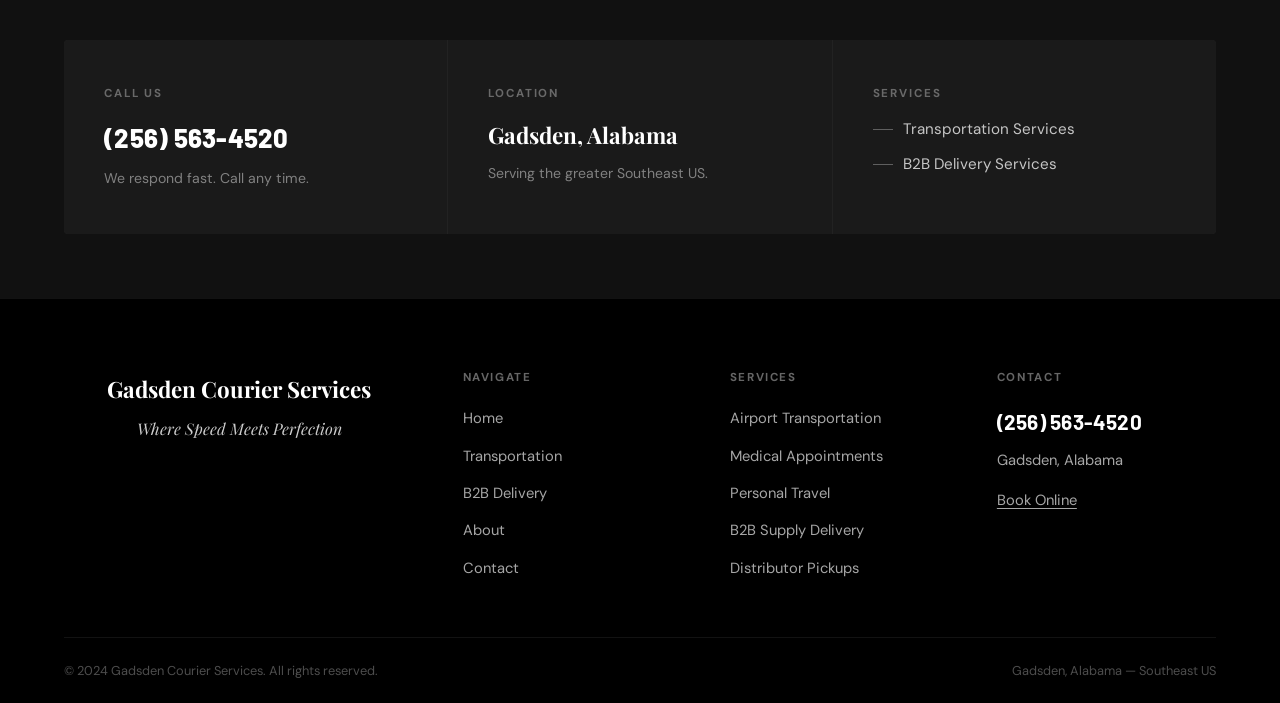
<file: contact.html>
<!DOCTYPE html>
<html lang="en">
<head>
  <meta charset="UTF-8" />
  <meta name="viewport" content="width=device-width, initial-scale=1.0" />
  <meta name="author" content="Gadsden Courier Services" />
  <title>Contact Us | Gadsden Courier Services | (256) 563-4520</title>
  <meta name="description" content="Contact Gadsden Courier Services to book a transportation ride or request a B2B delivery quote. Call or text us at (256) 563-4520 or book online. Based in Gadsden, Alabama." />
  <link rel="canonical" href="https://gadsdencourierservices.com/contact.html" />
  <meta property="og:site_name" content="Gadsden Courier Services" />
  <meta property="og:title" content="Contact Gadsden Courier Services | Book a Ride or Request a Quote" />
  <meta property="og:description" content="Call (256) 563-4520 or book online. Gadsden Courier Services is ready to get you where you need to go." />
  <meta property="og:url" content="https://gadsdencourierservices.com/contact.html" />
  <meta property="og:type" content="website" />
  <meta property="og:image" content="https://gadsdencourierservices.com/logo.png" />
  <meta name="twitter:card" content="summary_large_image" />
  <meta name="twitter:image" content="https://gadsdencourierservices.com/logo.png" />
  <link rel="stylesheet" href="styles.css" />
</head>
<body>

  <!-- HEADER -->
  <header class="site-header">
    <div class="container header-inner">
      <a href="index.html" class="header-logo">
        <img src="logo.png" alt="Gadsden Courier Services" onerror="this.style.display='none';this.nextElementSibling.style.display='block';" />
        <span class="logo-text">Gadsden Courier</span>
      </a>
      <nav class="site-nav" aria-label="Main navigation">
        <a href="index.html">Home</a>
        <a href="transportation.html">Transportation</a>
        <a href="delivery.html">B2B Delivery</a>
        <a href="about.html">About</a>
        <a href="contact.html" class="active">Contact</a>
        <a href="contact.html" class="nav-book-btn">Book Now</a>
      </nav>
      <button class="hamburger" id="hamburger" aria-label="Toggle navigation" aria-expanded="false">
        <span></span><span></span><span></span>
      </button>
    </div>
  </header>

  <nav class="mobile-nav" id="mobileNav" aria-label="Mobile navigation">
    <a href="index.html">Home</a>
    <a href="transportation.html">Transportation</a>
    <a href="delivery.html">B2B Delivery</a>
    <a href="about.html">About</a>
    <a href="contact.html" class="active">Contact</a>
    <a href="contact.html" class="nav-book-btn">Book Now</a>
  </nav>

  <main>

    <!-- ══ HERO ══════════════════════════════════════════════════ -->
    <section class="hero hero-inner" style="min-height:52vh; background-image: linear-gradient(rgba(0,0,0,0.6), rgba(0,0,0,0.6)), url('team-photo.jpg'); background-size: cover; background-position: center; background-repeat: no-repeat;">
      <div class="container">
        <div class="hero-content">
          <span class="hero-label hero-animate d1">We're Here to Help</span>
          <h1 class="hero-animate d2">Get in Touch</h1>
          <p class="subheadline hero-animate d3">Book a ride, request a delivery quote, or just ask us a question. We respond fast.</p>
          <div class="hero-animate d4" style="margin-top: 40px;">

            <!-- Contact strips -->
            <div style="display:flex; gap:16px; flex-wrap:wrap;">

              <!-- Phone strip -->
              <a href="tel:+12565634520" class="contact-hero-strip"
                 style="display:flex; align-items:center; gap:16px; padding:20px 28px; border:1px solid rgba(255,255,255,0.22); border-radius:6px; background:rgba(255,255,255,0.05); text-decoration:none; transition:background 0.22s, border-color 0.22s;"
                 onmouseover="this.style.background='rgba(255,255,255,0.1)';this.style.borderColor='rgba(255,255,255,0.5)';"
                 onmouseout="this.style.background='rgba(255,255,255,0.05)';this.style.borderColor='rgba(255,255,255,0.22)';">
                <div style="flex-shrink:0; width:40px; height:40px; border:1px solid rgba(255,255,255,0.18); border-radius:50%; display:flex; align-items:center; justify-content:center;">
                  <svg width="18" height="18" viewBox="0 0 18 18" fill="none" xmlns="http://www.w3.org/2000/svg">
                    <path d="M3.5 2h3l1.5 3.5-1.75 1.75a9.5 9.5 0 004.5 4.5L12.5 10l3.5 1.5V15a1.5 1.5 0 01-1.5 1.5C6.716 16.5 1.5 11.284 1.5 5A1.5 1.5 0 013 3.5l.5-1.5z" stroke="rgba(255,255,255,0.85)" stroke-width="1.4" stroke-linejoin="round" fill="none"/>
                  </svg>
                </div>
                <div>
                  <div style="font-size:0.72rem; font-weight:600; letter-spacing:0.12em; text-transform:uppercase; color:rgba(255,255,255,0.45); margin-bottom:5px;">Call or Text Us Anytime</div>
                  <div style="font-family:'Barlow','DM Sans',sans-serif; font-size:1.2rem; font-weight:700; color:#fff; letter-spacing:0.01em;">(256) 563-4520</div>
                </div>
              </a>

              <!-- Email strip -->
              <a href="mailto:lcook@gadsdencourierservices.com" class="contact-hero-strip"
                 style="display:flex; align-items:center; gap:16px; padding:20px 28px; border:1px solid rgba(255,255,255,0.22); border-radius:6px; background:rgba(255,255,255,0.05); text-decoration:none; transition:background 0.22s, border-color 0.22s;"
                 onmouseover="this.style.background='rgba(255,255,255,0.1)';this.style.borderColor='rgba(255,255,255,0.5)';"
                 onmouseout="this.style.background='rgba(255,255,255,0.05)';this.style.borderColor='rgba(255,255,255,0.22)';">
                <div style="flex-shrink:0; width:40px; height:40px; border:1px solid rgba(255,255,255,0.18); border-radius:50%; display:flex; align-items:center; justify-content:center;">
                  <svg width="18" height="18" viewBox="0 0 18 18" fill="none" xmlns="http://www.w3.org/2000/svg">
                    <rect x="1.5" y="3.5" width="15" height="11" rx="1.5" stroke="rgba(255,255,255,0.85)" stroke-width="1.4" fill="none"/>
                    <path d="M1.5 5.5l7.5 5 7.5-5" stroke="rgba(255,255,255,0.85)" stroke-width="1.4" stroke-linejoin="round" fill="none"/>
                  </svg>
                </div>
                <div>
                  <div style="font-size:0.72rem; font-weight:600; letter-spacing:0.12em; text-transform:uppercase; color:rgba(255,255,255,0.45); margin-bottom:5px;">Email Us</div>
                  <div style="font-family:'Barlow','DM Sans',sans-serif; font-size:1.2rem; font-weight:700; color:#fff; letter-spacing:0.01em; white-space:nowrap;">lcook@gadsdencourierservices.com</div>
                </div>
              </a>

            </div>

            <p style="color:rgba(255,255,255,0.35); font-size:0.8rem; margin-top:18px; letter-spacing:0.05em;">Gadsden, Alabama</p>

          </div>
        </div>
      </div>
    </section>

    <!-- ══ MAIN CONTACT SECTION ══════════════════════════════════ -->
    <section class="section section--white">
      <div class="container">
        <div class="contact-split">

          <!-- LEFT — GHL Booking Calendar -->
          <div class="fade-in">
            <span class="contact-split-heading">Book a Transportation Appointment</span>
            <h2 style="font-size:1.75rem; margin-bottom:12px;">Schedule Your Ride</h2>
            <p style="color:#555; font-size:0.97rem; margin-bottom:32px; line-height:1.7;">Select a date and time using our live booking calendar. Availability updates in real time.</p>

            <!-- GHL BOOKING CALENDAR — LIVE EMBED -->
            <div class="calendar-embed-wrapper">
              <iframe
                src="https://link.revlineworks.com/widget/booking/maSxxGqJo3ylLRdVU114"
                style="width: 100%; border: none; overflow: hidden;"
                scrolling="no"
                id="maSxxGqJo3ylLRdVU114_1780338912342">
              </iframe>
            </div>
          </div>

          <!-- RIGHT — Service Selection Cards -->
          <div class="fade-in delay-2">
            <span class="contact-split-heading">How Can We Help?</span>
            <h2 style="font-size:1.75rem; margin-bottom:12px;">How Can We Help?</h2>
            <p style="color:#555; font-size:0.97rem; margin-bottom:32px; line-height:1.7;">Select the service you need and we will get you taken care of.</p>

            <div style="display:grid; grid-template-columns:1fr 1fr; gap:16px;">

              <!-- Transportation card -->
              <div style="border:1px solid rgba(0,0,0,0.1); border-radius:4px; padding:32px 28px; display:flex; flex-direction:column; transition:border-color 0.22s, box-shadow 0.22s, transform 0.22s;"
                   onmouseover="this.style.borderColor='#000';this.style.boxShadow='0 6px 28px rgba(0,0,0,0.08)';this.style.transform='translateY(-3px)';"
                   onmouseout="this.style.borderColor='rgba(0,0,0,0.1)';this.style.boxShadow='none';this.style.transform='none';">
                <div style="margin-bottom:20px;">
                  <svg width="36" height="36" viewBox="0 0 36 36" fill="none" xmlns="http://www.w3.org/2000/svg">
                    <path d="M5 21l3-9h20l3 9" stroke="#000" stroke-width="1.5" fill="none" stroke-linejoin="round"/>
                    <rect x="3" y="21" width="30" height="9" rx="2" stroke="#000" stroke-width="1.5" fill="none"/>
                    <circle cx="9" cy="31" r="3" stroke="#000" stroke-width="1.5" fill="none"/>
                    <circle cx="27" cy="31" r="3" stroke="#000" stroke-width="1.5" fill="none"/>
                    <path d="M11 16h5M20 16h5" stroke="#000" stroke-width="1.5" stroke-linecap="round" opacity="0.4"/>
                  </svg>
                </div>
                <h3 style="font-size:1.1rem; margin-bottom:12px; color:#000;">Transportation Services</h3>
                <p style="font-size:0.9rem; color:#555; line-height:1.7; margin-bottom:24px; flex:1;">Need a ride to the airport, a medical appointment, or anywhere else? Book directly or submit a request and we will reach out.</p>
                <a href="transportation.html" style="display:block; text-align:center; background:#000; color:#fff; padding:13px 20px; font-family:'DM Sans',sans-serif; font-size:0.82rem; font-weight:700; letter-spacing:0.08em; text-transform:uppercase; border-radius:2px; border:2px solid #000; transition:background 0.2s, color 0.2s;"
                   onmouseover="this.style.background='transparent';this.style.color='#000';"
                   onmouseout="this.style.background='#000';this.style.color='#fff';">Get Started</a>
              </div>

              <!-- B2B Delivery card -->
              <div style="border:1px solid rgba(0,0,0,0.1); border-radius:4px; padding:32px 28px; display:flex; flex-direction:column; transition:border-color 0.22s, box-shadow 0.22s, transform 0.22s;"
                   onmouseover="this.style.borderColor='#000';this.style.boxShadow='0 6px 28px rgba(0,0,0,0.08)';this.style.transform='translateY(-3px)';"
                   onmouseout="this.style.borderColor='rgba(0,0,0,0.1)';this.style.boxShadow='none';this.style.transform='none';">
                <div style="margin-bottom:20px;">
                  <svg width="36" height="36" viewBox="0 0 36 36" fill="none" xmlns="http://www.w3.org/2000/svg">
                    <rect x="4" y="14" width="26" height="16" rx="2" stroke="#000" stroke-width="1.5" fill="none"/>
                    <path d="M4 14l5-9h16l5 9" stroke="#000" stroke-width="1.5" fill="none" stroke-linejoin="round"/>
                    <path d="M13 14v-5h8v5" stroke="#000" stroke-width="1.5" fill="none" opacity="0.45"/>
                    <path d="M10 23h14" stroke="#000" stroke-width="1.5" stroke-linecap="round" opacity="0.4"/>
                  </svg>
                </div>
                <h3 style="font-size:1.1rem; margin-bottom:12px; color:#000;">B2B Delivery Services</h3>
                <p style="font-size:0.9rem; color:#555; line-height:1.7; margin-bottom:24px; flex:1;">Need reliable delivery for your business? Submit a quote request and we will follow up fast.</p>
                <a href="delivery.html" style="display:block; text-align:center; background:#000; color:#fff; padding:13px 20px; font-family:'DM Sans',sans-serif; font-size:0.82rem; font-weight:700; letter-spacing:0.08em; text-transform:uppercase; border-radius:2px; border:2px solid #000; transition:background 0.2s, color 0.2s;"
                   onmouseover="this.style.background='transparent';this.style.color='#000';"
                   onmouseout="this.style.background='#000';this.style.color='#fff';">Get Started</a>
              </div>

            </div>
          </div>

        </div>
      </div>
    </section>

    <!-- ══ CONTACT INFO BAR ══════════════════════════════════════ -->
    <section class="section section--dark" style="padding: 64px 0;">
      <div class="container">
        <div style="display:grid; grid-template-columns: repeat(3, 1fr); gap: 1px; background: rgba(255,255,255,0.07); border-radius:4px; overflow:hidden;">

          <div class="fade-in" style="background:#1a1a1a; padding:44px 40px;">
            <div style="font-size:0.72rem; font-weight:700; letter-spacing:0.16em; text-transform:uppercase; color:rgba(255,255,255,0.35); margin-bottom:14px;">Call Us</div>
            <a href="tel:2565634520" style="font-family:'Barlow','DM Sans',sans-serif; font-size:1.6rem; font-weight:800; color:#fff; display:block; letter-spacing:0.01em; transition:opacity 0.2s;"
               onmouseover="this.style.opacity='0.7'" onmouseout="this.style.opacity='1'">(256) 563-4520</a>
            <p style="color:rgba(255,255,255,0.45); font-size:0.88rem; margin-top:8px;">We respond fast. Call any time.</p>
          </div>

          <div class="fade-in delay-1" style="background:#1a1a1a; padding:44px 40px;">
            <div style="font-size:0.72rem; font-weight:700; letter-spacing:0.16em; text-transform:uppercase; color:rgba(255,255,255,0.35); margin-bottom:14px;">Location</div>
            <div style="font-family:'Playfair Display',serif; font-size:1.4rem; font-weight:700; color:#fff;">Gadsden, Alabama</div>
            <p style="color:rgba(255,255,255,0.45); font-size:0.88rem; margin-top:8px;">Serving the greater Southeast US.</p>
          </div>

          <div class="fade-in delay-2" style="background:#1a1a1a; padding:44px 40px;">
            <div style="font-size:0.72rem; font-weight:700; letter-spacing:0.16em; text-transform:uppercase; color:rgba(255,255,255,0.35); margin-bottom:14px;">Services</div>
            <div style="display:flex; flex-direction:column; gap:10px; margin-top:4px;">
              <a href="transportation.html" style="color:rgba(255,255,255,0.75); font-size:0.95rem; display:flex; align-items:center; gap:10px; transition:color 0.2s;"
                 onmouseover="this.style.color='#fff'" onmouseout="this.style.color='rgba(255,255,255,0.75)'">
                <span style="width:20px; height:1px; background:rgba(255,255,255,0.3); flex-shrink:0;"></span>Transportation Services
              </a>
              <a href="delivery.html" style="color:rgba(255,255,255,0.75); font-size:0.95rem; display:flex; align-items:center; gap:10px; transition:color 0.2s;"
                 onmouseover="this.style.color='#fff'" onmouseout="this.style.color='rgba(255,255,255,0.75)'">
                <span style="width:20px; height:1px; background:rgba(255,255,255,0.3); flex-shrink:0;"></span>B2B Delivery Services
              </a>
            </div>
          </div>

        </div>
      </div>
    </section>

  </main>

  <!-- FOOTER -->
  <footer class="site-footer">
    <div class="container">
      <div class="footer-grid">
        <div class="footer-brand">
          <div style="font-family:'Playfair Display',serif; font-size:1.4rem; font-weight:700; color:#fff; margin-bottom:8px;">Gadsden Courier Services</div>
          <div class="tagline">Where Speed Meets Perfection</div>
        </div>
        <div class="footer-col">
          <h5>Navigate</h5>
          <ul>
            <li><a href="index.html">Home</a></li>
            <li><a href="transportation.html">Transportation</a></li>
            <li><a href="delivery.html">B2B Delivery</a></li>
            <li><a href="about.html">About</a></li>
            <li><a href="contact.html">Contact</a></li>
          </ul>
        </div>
        <div class="footer-col">
          <h5>Services</h5>
          <ul>
            <li><a href="transportation.html">Airport Transportation</a></li>
            <li><a href="transportation.html">Medical Appointments</a></li>
            <li><a href="transportation.html">Personal Travel</a></li>
            <li><a href="delivery.html">B2B Supply Delivery</a></li>
            <li><a href="delivery.html">Distributor Pickups</a></li>
          </ul>
        </div>
        <div class="footer-col">
          <h5>Contact</h5>
          <a href="tel:2565634520" class="phone-large">(256) 563-4520</a>
          <span class="contact-line">Gadsden, Alabama</span>
          <span class="contact-line" style="margin-top:16px;">
            <a href="contact.html" style="color:rgba(255,255,255,0.65); text-decoration:underline; text-underline-offset:3px;">Book Online</a>
          </span>
        </div>
      </div>
    </div>
    <div class="container">
      <div class="footer-bottom">
        <span>&copy; 2024 Gadsden Courier Services. All rights reserved.</span>
        <span>Gadsden, Alabama &mdash; Southeast US</span>
      </div>
    </div>
  </footer>

  <!-- GHL calendar script — one instance per page as required -->
  <script src="https://link.revlineworks.com/js/form_embed.js" type="text/javascript"></script>
  <script src="main.js"></script>

  <style>
    @media (max-width: 860px) {
      .contact-split { grid-template-columns: 1fr !important; }
      .contact-info-bar { grid-template-columns: 1fr !important; }
    }
    @media (max-width: 600px) {
      section .container > div[style*="grid-template-columns: repeat(3"] {
        grid-template-columns: 1fr !important;
      }
    }
  </style>
</body>
</html>
</file>
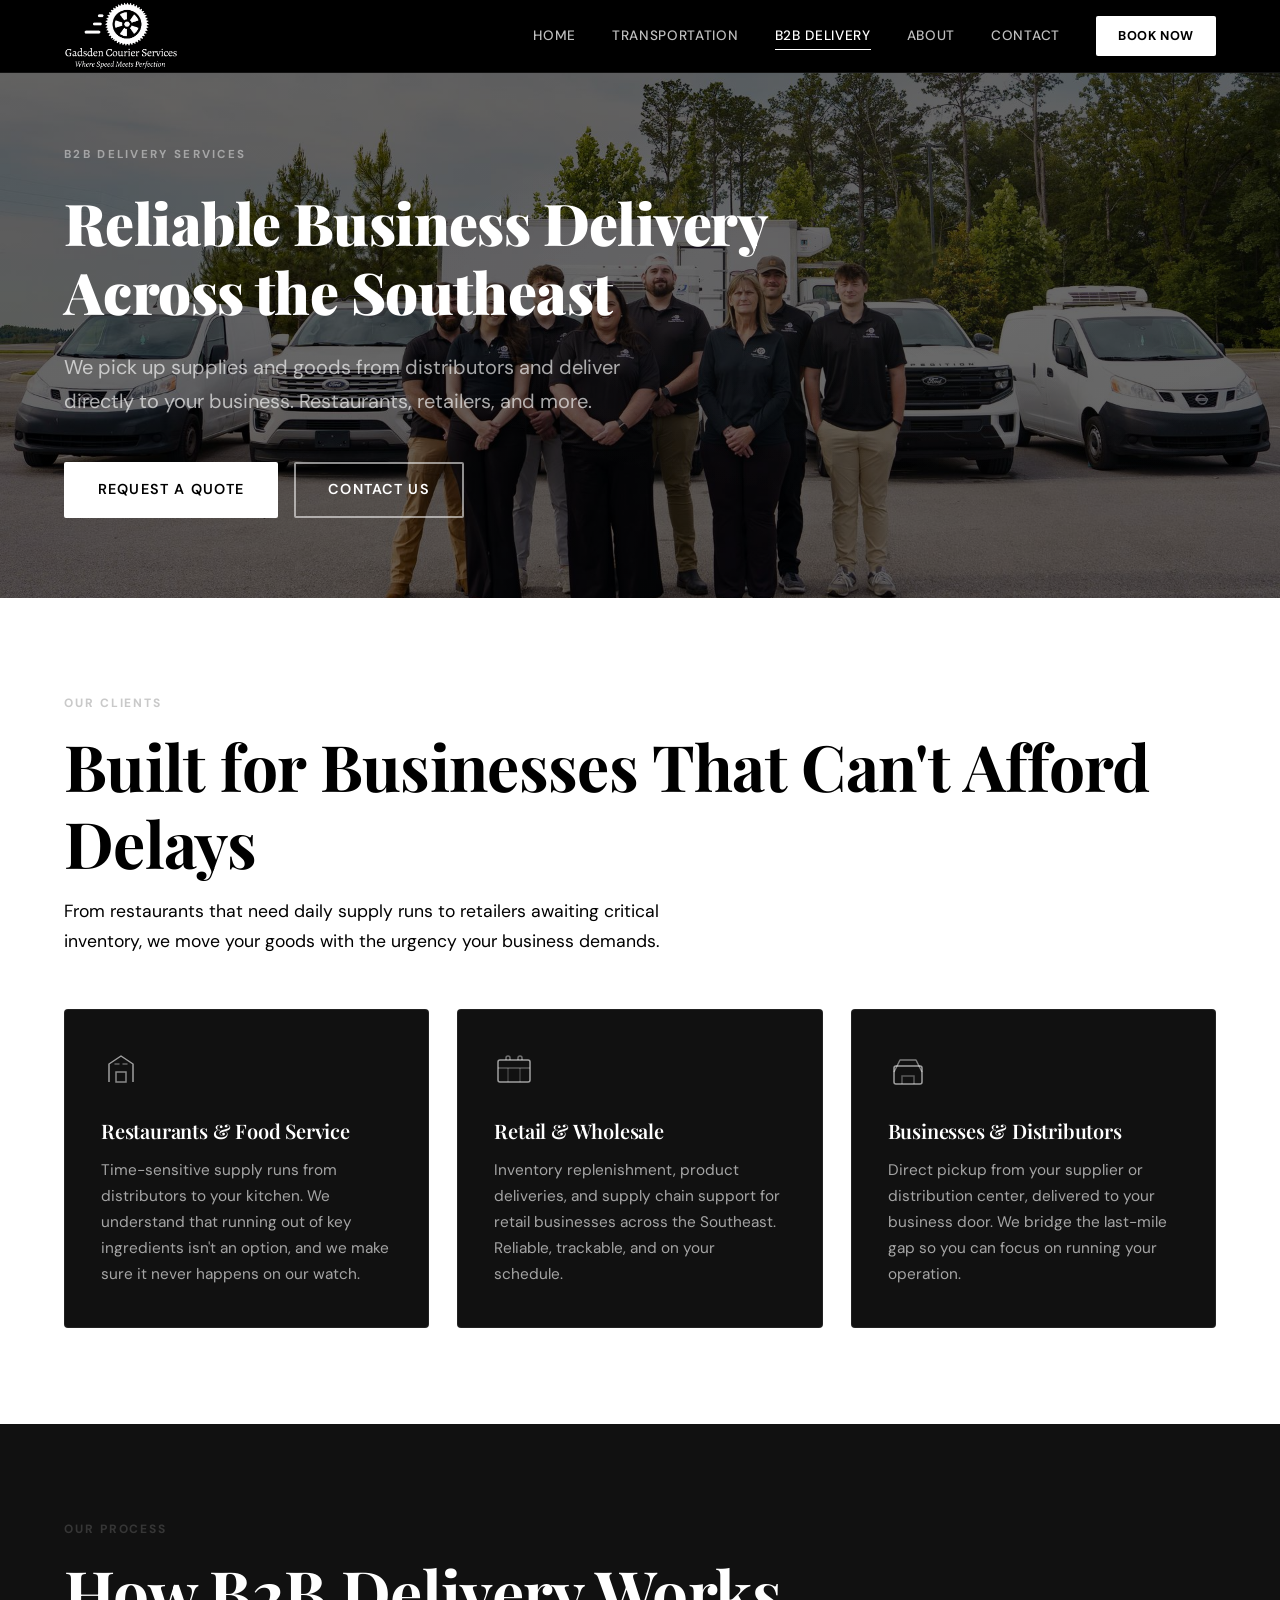
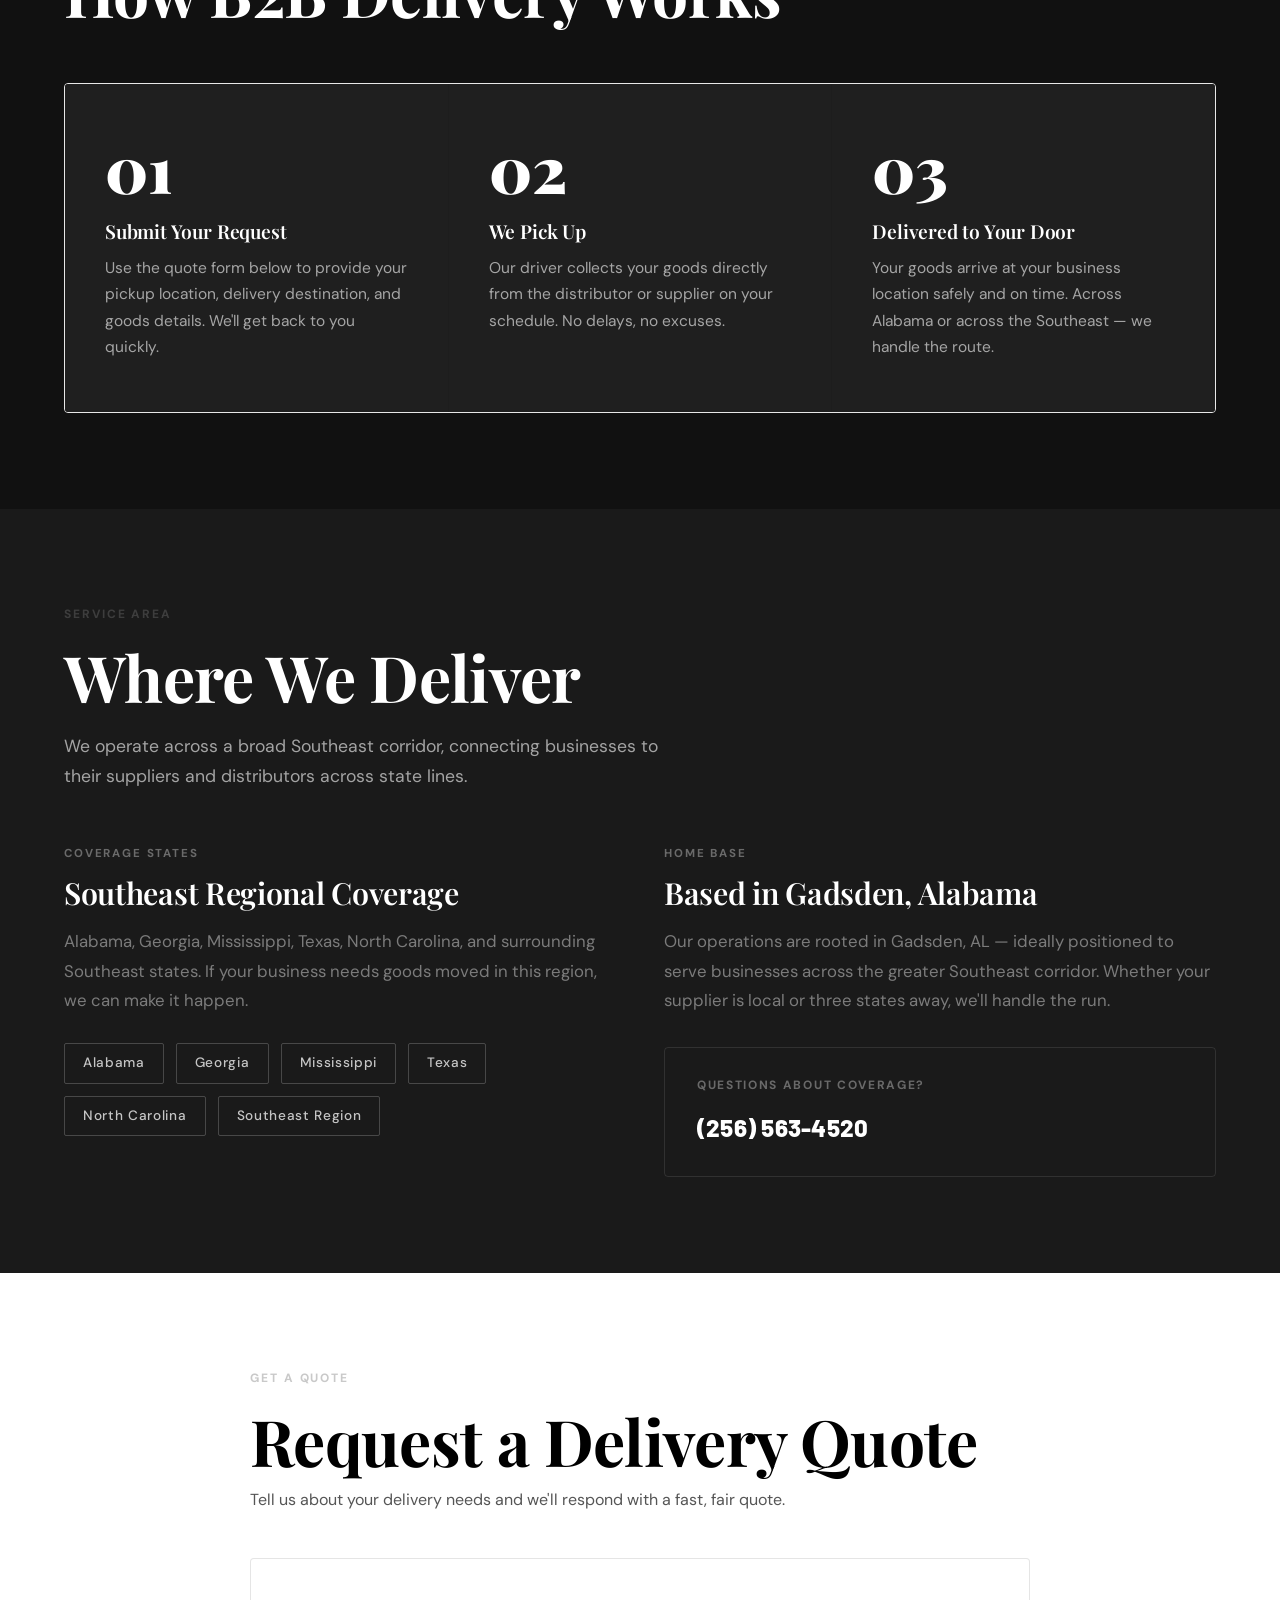
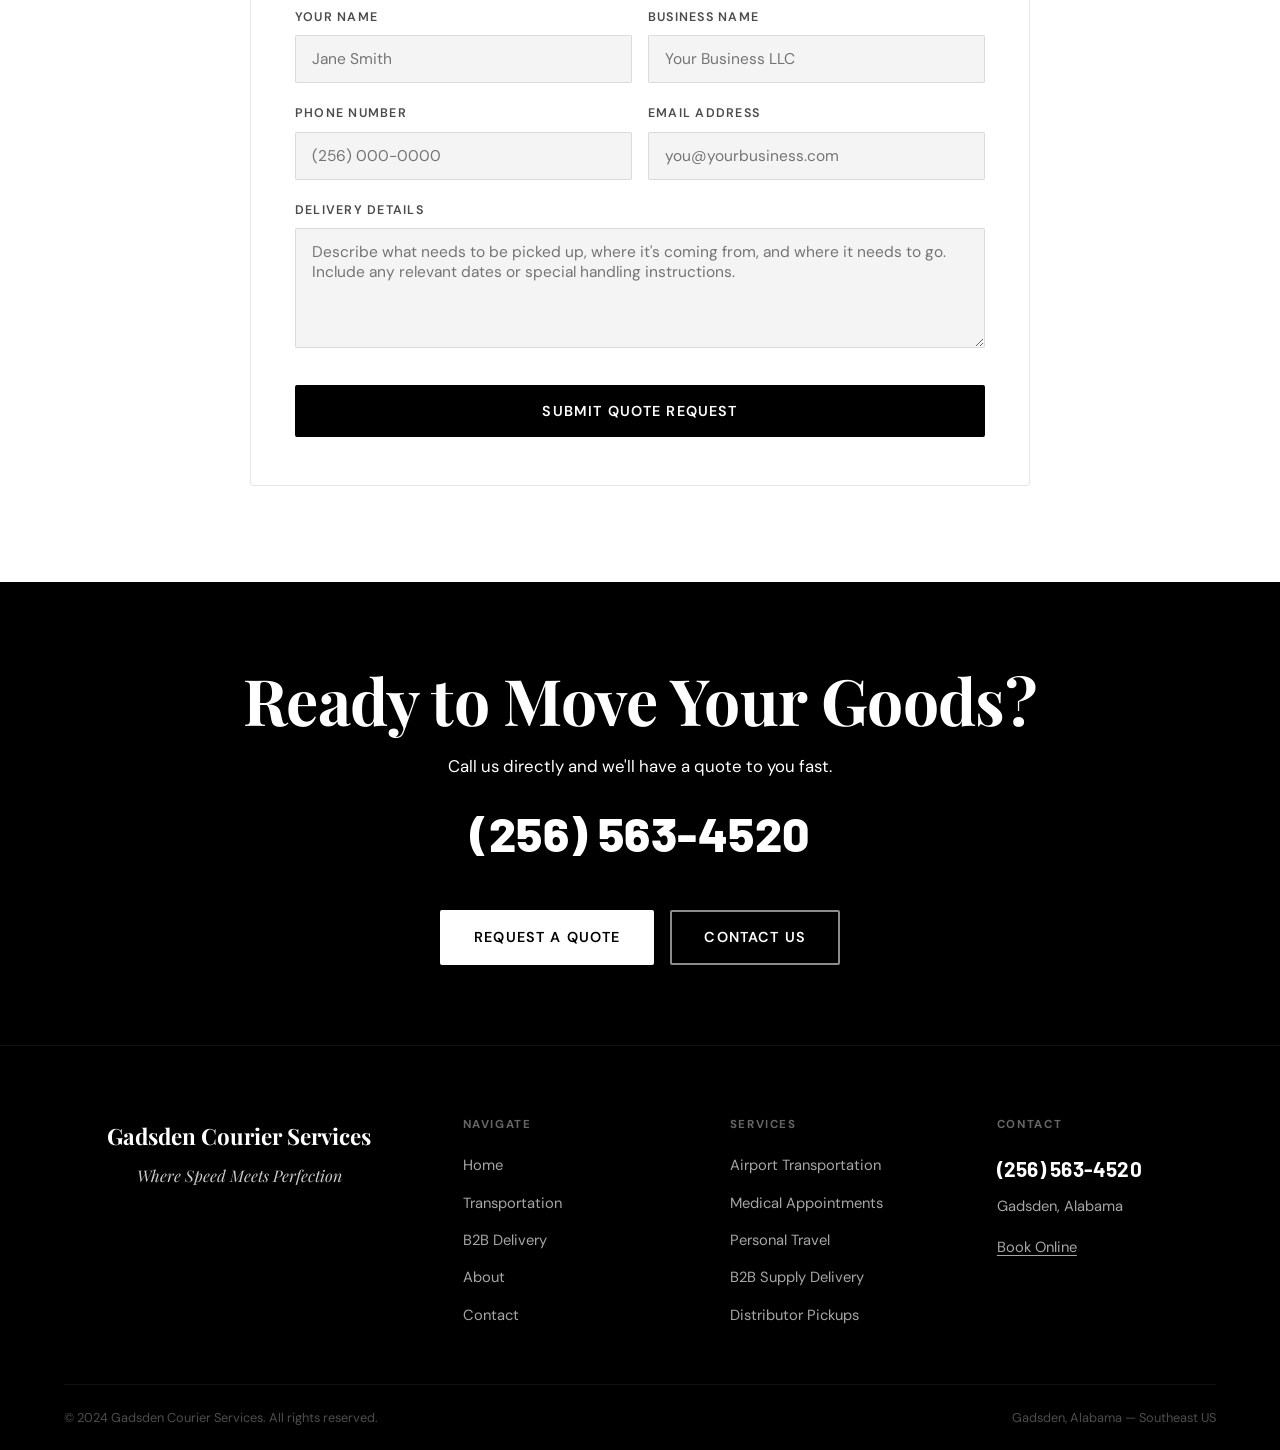
<file: delivery.html>
<!DOCTYPE html>
<html lang="en">
<head>
  <meta charset="UTF-8" />
  <meta name="viewport" content="width=device-width, initial-scale=1.0" />
  <meta name="author" content="Gadsden Courier Services" />
  <title>B2B Delivery Services | Gadsden Courier Services</title>
  <meta name="description" content="Gadsden Courier Services provides reliable B2B supply and goods delivery for businesses across the Southeast US including Alabama, Georgia, Mississippi, Texas, and North Carolina. Request a quote today." />
  <link rel="canonical" href="https://gadsdencourierservices.com/delivery.html" />
  <meta property="og:site_name" content="Gadsden Courier Services" />
  <meta property="og:title" content="B2B Delivery Services | Gadsden Courier Services" />
  <meta property="og:description" content="Reliable B2B supply and goods delivery for businesses across the Southeast US. Request a delivery quote from Gadsden Courier Services today." />
  <meta property="og:url" content="https://gadsdencourierservices.com/delivery.html" />
  <meta property="og:type" content="website" />
  <meta property="og:image" content="https://gadsdencourierservices.com/logo.png" />
  <meta name="twitter:card" content="summary_large_image" />
  <meta name="twitter:image" content="https://gadsdencourierservices.com/logo.png" />
  <link rel="stylesheet" href="styles.css" />
</head>
<body>

  <!-- HEADER -->
  <header class="site-header">
    <div class="container header-inner">
      <a href="index.html" class="header-logo">
        <img src="logo.png" alt="Gadsden Courier Services" onerror="this.style.display='none';this.nextElementSibling.style.display='block';" />
        <span class="logo-text">Gadsden Courier</span>
      </a>
      <nav class="site-nav" aria-label="Main navigation">
        <a href="index.html">Home</a>
        <a href="transportation.html">Transportation</a>
        <a href="delivery.html" class="active">B2B Delivery</a>
        <a href="about.html">About</a>
        <a href="contact.html">Contact</a>
        <a href="contact.html" class="nav-book-btn">Book Now</a>
      </nav>
      <button class="hamburger" id="hamburger" aria-label="Toggle navigation" aria-expanded="false">
        <span></span><span></span><span></span>
      </button>
    </div>
  </header>

  <nav class="mobile-nav" id="mobileNav" aria-label="Mobile navigation">
    <a href="index.html">Home</a>
    <a href="transportation.html">Transportation</a>
    <a href="delivery.html" class="active">B2B Delivery</a>
    <a href="about.html">About</a>
    <a href="contact.html">Contact</a>
    <a href="contact.html" class="nav-book-btn">Book Now</a>
  </nav>

  <main>

    <!-- ══ HERO ══════════════════════════════════════════════════ -->
    <section class="hero hero-inner" style="background-image: linear-gradient(rgba(0,0,0,0.6), rgba(0,0,0,0.6)), url('team-photo.jpg'); background-size: cover; background-position: center; background-repeat: no-repeat;">
      <div class="container">
        <div class="hero-content">
          <span class="hero-label hero-animate d1">B2B Delivery Services</span>
          <h1 class="hero-animate d2">Reliable Business Delivery Across the Southeast</h1>
          <p class="subheadline hero-animate d3">We pick up supplies and goods from distributors and deliver directly to your business. Restaurants, retailers, and more.</p>
          <div class="hero-btns hero-animate d4">
            <a href="#quote" class="btn btn-white">Request a Quote</a>
            <a href="contact.html" class="btn btn-outline-white">Contact Us</a>
          </div>
        </div>
      </div>
    </section>

    <!-- ══ WHO WE SERVE ══════════════════════════════════════════ -->
    <section class="section section--white">
      <div class="container">
        <span class="section-label" style="color:#888;">Our Clients</span>
        <h2 class="section-heading fade-in">Built for Businesses That Can't Afford Delays</h2>
        <p class="section-subtext fade-in delay-1">From restaurants that need daily supply runs to retailers awaiting critical inventory, we move your goods with the urgency your business demands.</p>

        <div class="service-detail-grid" style="margin-top: 20px;">
          <div class="service-detail-card fade-in delay-1">
            <div style="margin-bottom:20px;">
              <svg width="40" height="40" viewBox="0 0 40 40" fill="none" xmlns="http://www.w3.org/2000/svg">
                <path d="M8 32V14l12-8 12 8v18" stroke="rgba(255,255,255,0.6)" stroke-width="1.5" fill="none" stroke-linejoin="round"/>
                <rect x="15" y="22" width="10" height="10" stroke="rgba(255,255,255,0.5)" stroke-width="1.5" fill="none"/>
                <path d="M14 14h4M22 14h4" stroke="rgba(255,255,255,0.35)" stroke-width="1.5" stroke-linecap="round"/>
              </svg>
            </div>
            <h3>Restaurants &amp; Food Service</h3>
            <p>Time-sensitive supply runs from distributors to your kitchen. We understand that running out of key ingredients isn't an option, and we make sure it never happens on our watch.</p>
          </div>

          <div class="service-detail-card fade-in delay-2">
            <div style="margin-bottom:20px;">
              <svg width="40" height="40" viewBox="0 0 40 40" fill="none" xmlns="http://www.w3.org/2000/svg">
                <rect x="4" y="10" width="32" height="22" rx="2" stroke="rgba(255,255,255,0.6)" stroke-width="1.5" fill="none"/>
                <path d="M4 18h32" stroke="rgba(255,255,255,0.3)" stroke-width="1.5"/>
                <path d="M14 18v14M26 18v14" stroke="rgba(255,255,255,0.2)" stroke-width="1.5"/>
                <path d="M12 10V8a2 2 0 014 0v2M24 10V8a2 2 0 014 0v2" stroke="rgba(255,255,255,0.4)" stroke-width="1.5"/>
              </svg>
            </div>
            <h3>Retail &amp; Wholesale</h3>
            <p>Inventory replenishment, product deliveries, and supply chain support for retail businesses across the Southeast. Reliable, trackable, and on your schedule.</p>
          </div>

          <div class="service-detail-card fade-in delay-3">
            <div style="margin-bottom:20px;">
              <svg width="40" height="40" viewBox="0 0 40 40" fill="none" xmlns="http://www.w3.org/2000/svg">
                <rect x="6" y="16" width="28" height="18" rx="2" stroke="rgba(255,255,255,0.6)" stroke-width="1.5" fill="none"/>
                <path d="M6 22l6-12h16l6 12" stroke="rgba(255,255,255,0.45)" stroke-width="1.5" fill="none" stroke-linejoin="round"/>
                <path d="M14 34v-8h12v8" stroke="rgba(255,255,255,0.3)" stroke-width="1.5" fill="none"/>
              </svg>
            </div>
            <h3>Businesses &amp; Distributors</h3>
            <p>Direct pickup from your supplier or distribution center, delivered to your business door. We bridge the last-mile gap so you can focus on running your operation.</p>
          </div>
        </div>
      </div>
    </section>

    <!-- ══ HOW IT WORKS ══════════════════════════════════════════ -->
    <section class="section section--dark">
      <div class="container">
        <span class="section-label" style="color:rgba(255,255,255,0.35);">Our Process</span>
        <h2 class="section-heading fade-in" style="color:#fff; margin-bottom:52px;">How B2B Delivery Works</h2>
        <div class="steps-grid" style="background: rgba(255,255,255,0.05);">
          <div class="step-item fade-in delay-1" style="background: #1f1f1f; color:#fff;">
            <div class="step-num" style="color:#ffffff;">01</div>
            <h3 style="color:#fff;">Submit Your Request</h3>
            <p style="color:rgba(255,255,255,0.6);">Use the quote form below to provide your pickup location, delivery destination, and goods details. We'll get back to you quickly.</p>
          </div>
          <div class="step-item fade-in delay-2" style="background: #1f1f1f; color:#fff;">
            <div class="step-num" style="color:#ffffff;">02</div>
            <h3 style="color:#fff;">We Pick Up</h3>
            <p style="color:rgba(255,255,255,0.6);">Our driver collects your goods directly from the distributor or supplier on your schedule. No delays, no excuses.</p>
          </div>
          <div class="step-item fade-in delay-3" style="background: #1f1f1f; color:#fff;">
            <div class="step-num" style="color:#ffffff;">03</div>
            <h3 style="color:#fff;">Delivered to Your Door</h3>
            <p style="color:rgba(255,255,255,0.6);">Your goods arrive at your business location safely and on time. Across Alabama or across the Southeast — we handle the route.</p>
          </div>
        </div>
      </div>
    </section>

    <!-- ══ COVERAGE AREA ═════════════════════════════════════════ -->
    <section class="section section--deep">
      <div class="container">
        <span class="section-label" style="color:rgba(255,255,255,0.35);">Service Area</span>
        <h2 class="section-heading fade-in" style="color:#fff;">Where We Deliver</h2>
        <p class="section-subtext fade-in delay-1" style="color:rgba(255,255,255,0.6);">We operate across a broad Southeast corridor, connecting businesses to their suppliers and distributors across state lines.</p>
        <div class="area-grid" style="margin-top:40px;">
          <div class="area-col fade-in delay-1">
            <span class="area-label">Coverage States</span>
            <h3 style="color:#fff;">Southeast Regional Coverage</h3>
            <p style="color:rgba(255,255,255,0.65);">Alabama, Georgia, Mississippi, Texas, North Carolina, and surrounding Southeast states. If your business needs goods moved in this region, we can make it happen.</p>
            <div class="states-list" style="margin-top:28px;">
              <span class="state-tag">Alabama</span>
              <span class="state-tag">Georgia</span>
              <span class="state-tag">Mississippi</span>
              <span class="state-tag">Texas</span>
              <span class="state-tag">North Carolina</span>
              <span class="state-tag">Southeast Region</span>
            </div>
          </div>
          <div class="area-col fade-in delay-2">
            <span class="area-label">Home Base</span>
            <h3 style="color:#fff;">Based in Gadsden, Alabama</h3>
            <p style="color:rgba(255,255,255,0.65);">Our operations are rooted in Gadsden, AL — ideally positioned to serve businesses across the greater Southeast corridor. Whether your supplier is local or three states away, we'll handle the run.</p>
            <div style="margin-top:32px; padding:28px 32px; border:1px solid rgba(255,255,255,0.1); border-radius:4px;">
              <div style="font-size:0.75rem; font-weight:700; letter-spacing:0.14em; text-transform:uppercase; color:rgba(255,255,255,0.35); margin-bottom:12px;">Questions about coverage?</div>
              <a href="tel:2565634520" style="font-family:'Barlow','DM Sans',sans-serif; font-size:1.5rem; color:#fff; font-weight:800; letter-spacing:0.01em;">(256) 563-4520</a>
            </div>
          </div>
        </div>
      </div>
    </section>

    <!-- ══ QUOTE FORM ════════════════════════════════════════════ -->
    <!-- QUOTE FORM PLACEHOLDER — Replace with GHL form embed when ready -->
    <section class="section section--white" id="quote">
      <div class="container" style="max-width: 780px;">
        <span class="section-label" style="color:#888;">Get a Quote</span>
        <h2 class="section-heading fade-in" style="margin-bottom: 8px;">Request a Delivery Quote</h2>
        <p class="fade-in delay-1" style="color:#555; margin-bottom:44px; font-size:1rem;">Tell us about your delivery needs and we'll respond with a fast, fair quote.</p>

        <div class="form-wrapper fade-in delay-2" id="deliveryFormWrapper">
          <!-- GHL QUOTE FORM — Submits via webhook to GHL -->
          <form id="deliveryQuoteForm" novalidate>
            <div class="form-row">
              <div class="form-group">
                <label for="d-name">Your Name</label>
                <input type="text" id="d-name" name="name" placeholder="Jane Smith" autocomplete="name" required />
              </div>
              <div class="form-group">
                <label for="d-business">Business Name</label>
                <input type="text" id="d-business" name="business" placeholder="Your Business LLC" required />
              </div>
            </div>
            <div class="form-row">
              <div class="form-group">
                <label for="d-phone">Phone Number</label>
                <input type="tel" id="d-phone" name="phone" placeholder="(256) 000-0000" autocomplete="tel" required />
              </div>
              <div class="form-group">
                <label for="d-email">Email Address</label>
                <input type="email" id="d-email" name="email" placeholder="you@yourbusiness.com" autocomplete="email" required />
              </div>
            </div>
            <div class="form-group">
              <label for="d-details">Delivery Details</label>
              <textarea id="d-details" name="details" placeholder="Describe what needs to be picked up, where it's coming from, and where it needs to go. Include any relevant dates or special handling instructions." required></textarea>
            </div>
            <div id="deliveryFormError" style="display:none; color:#000; background:#f4f4f4; border-left:3px solid #000; padding:12px 16px; font-size:0.9rem; margin-bottom:16px; border-radius:2px;"></div>
            <button type="submit" id="deliverySubmitBtn" class="btn btn-black form-submit">Submit Quote Request</button>
          </form>
          <div id="deliverySuccessMsg" style="display:none; padding:40px 32px; text-align:center;">
            <div style="width:48px; height:48px; border:2px solid #000; border-radius:50%; display:flex; align-items:center; justify-content:center; margin:0 auto 20px;">
              <svg width="22" height="22" viewBox="0 0 22 22" fill="none"><path d="M4 11l5 5 9-9" stroke="#000" stroke-width="2" stroke-linecap="round" stroke-linejoin="round"/></svg>
            </div>
            <p style="font-family:'Playfair Display',serif; font-size:1.25rem; font-weight:700; color:#000; margin-bottom:10px;">Request Received</p>
            <p style="color:#555; font-size:0.97rem; line-height:1.7;">Thank you! We received your delivery quote request and will be in touch shortly.</p>
          </div>
        </div>

      </div>
    </section>

    <!-- ══ CTA STRIP ═════════════════════════════════════════════ -->
    <section class="cta-strip">
      <div class="container">
        <h2 class="fade-in">Ready to Move Your Goods?</h2>
        <p class="fade-in delay-1">Call us directly and we'll have a quote to you fast.</p>
        <span class="phone-display fade-in delay-2"><a href="tel:2565634520">(256) 563-4520</a></span>
        <div class="cta-strip-btns fade-in delay-3">
          <a href="#quote" class="btn btn-white">Request a Quote</a>
          <a href="contact.html" class="btn btn-outline-white">Contact Us</a>
        </div>
      </div>
    </section>

  </main>

  <!-- FOOTER -->
  <footer class="site-footer">
    <div class="container">
      <div class="footer-grid">
        <div class="footer-brand">
          <div style="font-family:'Playfair Display',serif; font-size:1.4rem; font-weight:700; color:#fff; margin-bottom:8px;">Gadsden Courier Services</div>
          <div class="tagline">Where Speed Meets Perfection</div>
        </div>
        <div class="footer-col">
          <h5>Navigate</h5>
          <ul>
            <li><a href="index.html">Home</a></li>
            <li><a href="transportation.html">Transportation</a></li>
            <li><a href="delivery.html">B2B Delivery</a></li>
            <li><a href="about.html">About</a></li>
            <li><a href="contact.html">Contact</a></li>
          </ul>
        </div>
        <div class="footer-col">
          <h5>Services</h5>
          <ul>
            <li><a href="transportation.html">Airport Transportation</a></li>
            <li><a href="transportation.html">Medical Appointments</a></li>
            <li><a href="transportation.html">Personal Travel</a></li>
            <li><a href="delivery.html">B2B Supply Delivery</a></li>
            <li><a href="delivery.html">Distributor Pickups</a></li>
          </ul>
        </div>
        <div class="footer-col">
          <h5>Contact</h5>
          <a href="tel:2565634520" class="phone-large">(256) 563-4520</a>
          <span class="contact-line">Gadsden, Alabama</span>
          <span class="contact-line" style="margin-top:16px;">
            <a href="contact.html" style="color:rgba(255,255,255,0.65); text-decoration:underline; text-underline-offset:3px;">Book Online</a>
          </span>
        </div>
      </div>
    </div>
    <div class="container">
      <div class="footer-bottom">
        <span>&copy; 2024 Gadsden Courier Services. All rights reserved.</span>
        <span>Gadsden, Alabama &mdash; Southeast US</span>
      </div>
    </div>
  </footer>

  <script src="main.js"></script>
  <script>
    (function () {
      const WEBHOOK = 'https://services.leadconnectorhq.com/hooks/49GSnhFNtWBWhBeSFMmu/webhook-trigger/GEfh5pvbIbXu6ivJ1e8w';

      const form    = document.getElementById('deliveryQuoteForm');
      const btn     = document.getElementById('deliverySubmitBtn');
      const errorEl = document.getElementById('deliveryFormError');
      const success = document.getElementById('deliverySuccessMsg');

      form.addEventListener('submit', async function (e) {
        e.preventDefault();
        errorEl.style.display = 'none';

        // ── Validate all required fields ──────────────────────
        const fields = form.querySelectorAll('[required]');
        let valid = true;
        fields.forEach(function (f) {
          f.style.borderColor = '';
          if (!f.value.trim()) {
            f.style.borderColor = '#000';
            valid = false;
          }
        });
        if (!valid) {
          errorEl.textContent = 'Please fill in all required fields.';
          errorEl.style.display = 'block';
          return;
        }

        // ── Loading state ─────────────────────────────────────
        btn.disabled = true;
        btn.textContent = 'Sending…';

        // ── Split name into first / last ──────────────────────
        const fullName  = document.getElementById('d-name').value.trim();
        const spaceIdx  = fullName.indexOf(' ');
        const firstName = spaceIdx === -1 ? fullName : fullName.slice(0, spaceIdx);
        const lastName  = spaceIdx === -1 ? ''       : fullName.slice(spaceIdx + 1);

        const payload = {
          first_name       : firstName,
          last_name        : lastName,
          business_name    : document.getElementById('d-business').value.trim(),
          phone            : document.getElementById('d-phone').value.trim(),
          email            : document.getElementById('d-email').value.trim(),
          delivery_details : document.getElementById('d-details').value.trim()
        };

        try {
          const res = await fetch(WEBHOOK, {
            method  : 'POST',
            headers : { 'Content-Type': 'application/json' },
            body    : JSON.stringify(payload)
          });

          if (!res.ok) throw new Error('Server error ' + res.status);

          // ── Show success ──────────────────────────────────
          form.style.display = 'none';
          success.style.display = 'block';

        } catch (err) {
          errorEl.textContent = 'Something went wrong. Please try again or call us directly at (256) 563-4520.';
          errorEl.style.display = 'block';
          btn.disabled = false;
          btn.textContent = 'Submit Quote Request';
        }
      });
    })();
  </script>
</body>
</html>
</file>
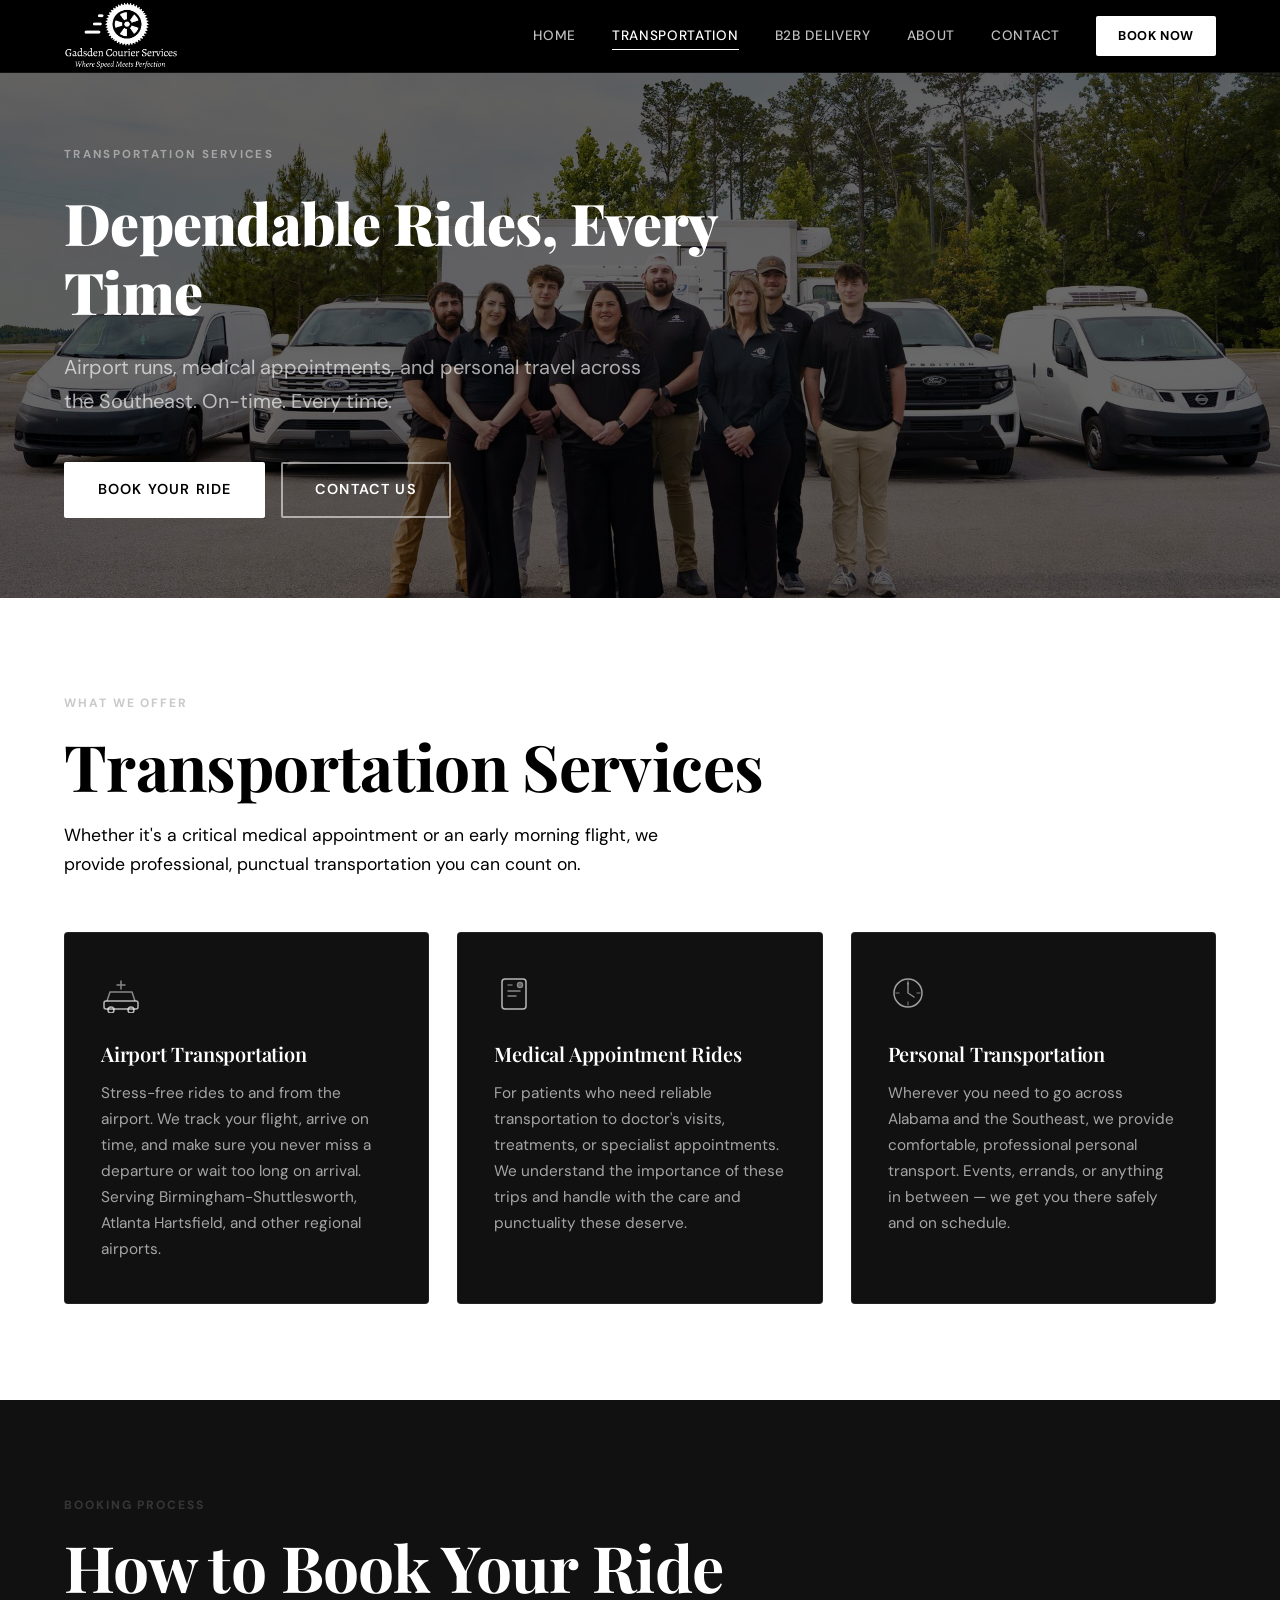
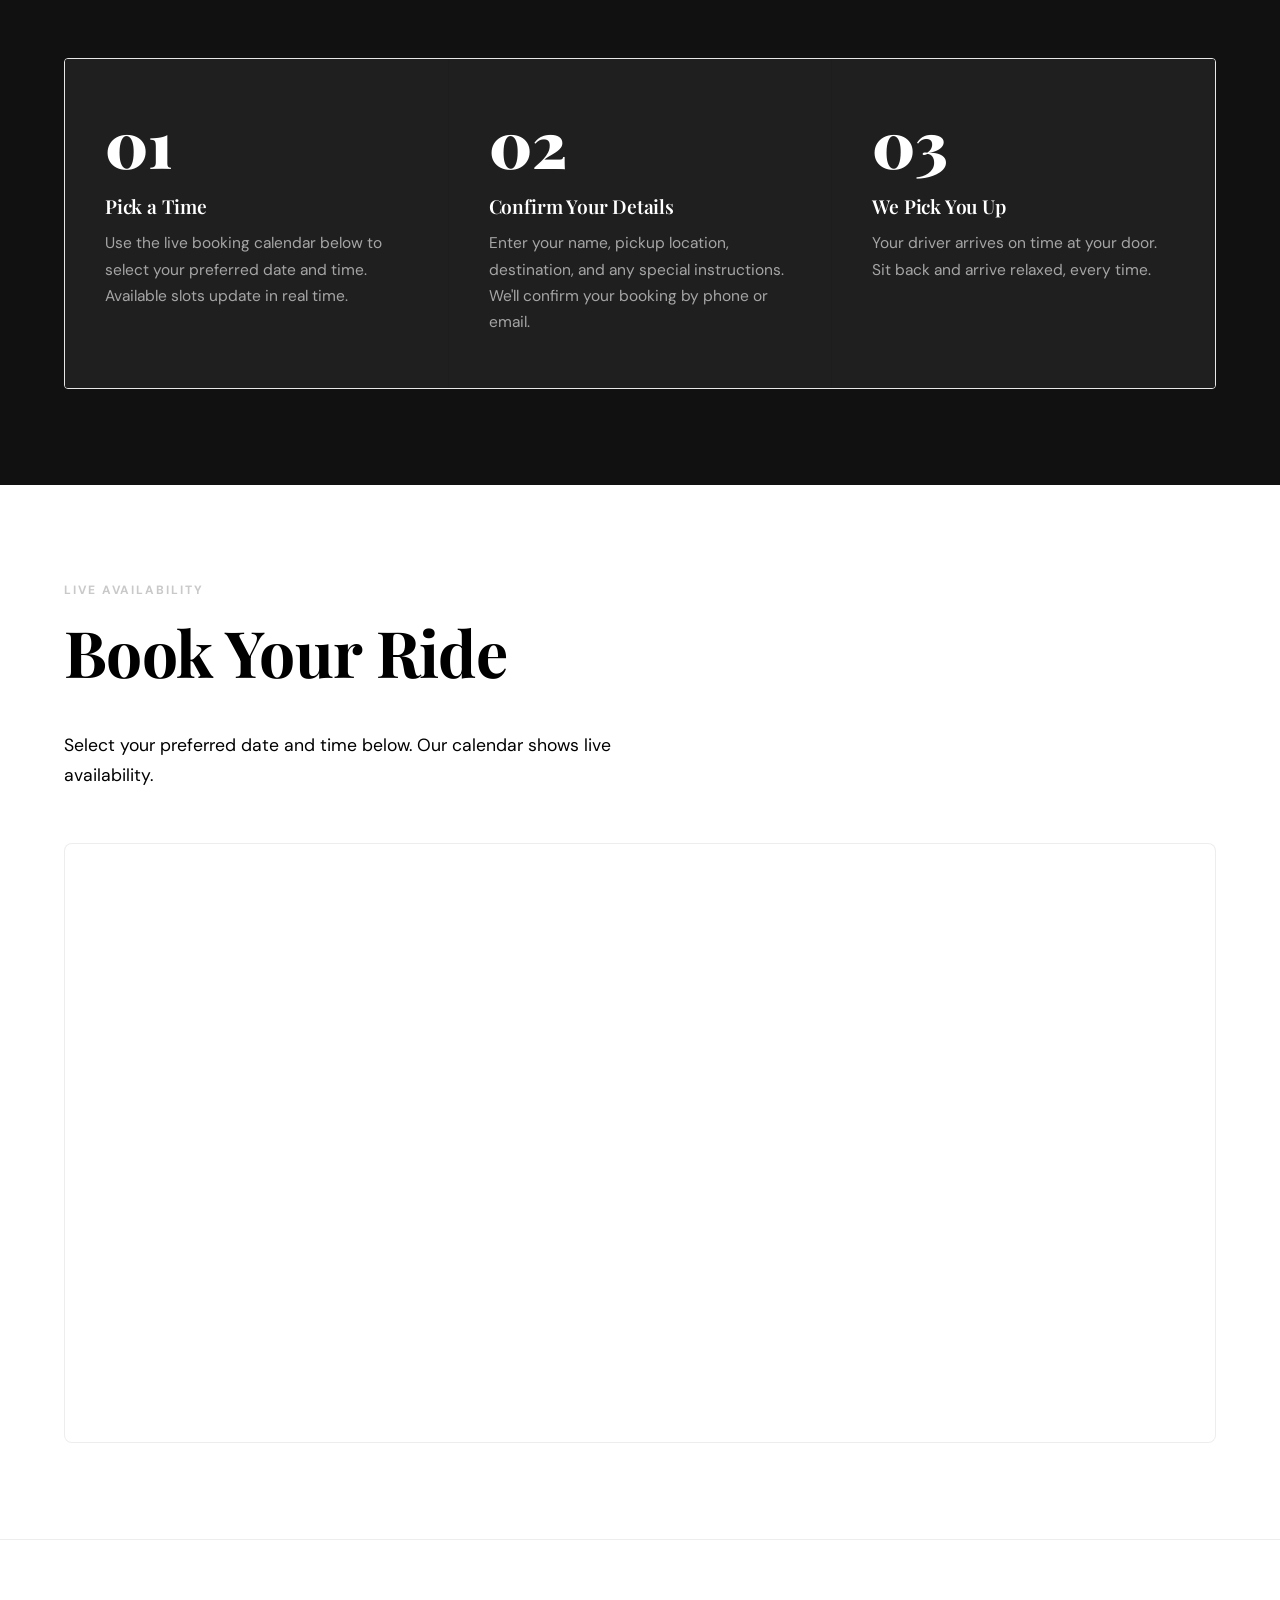
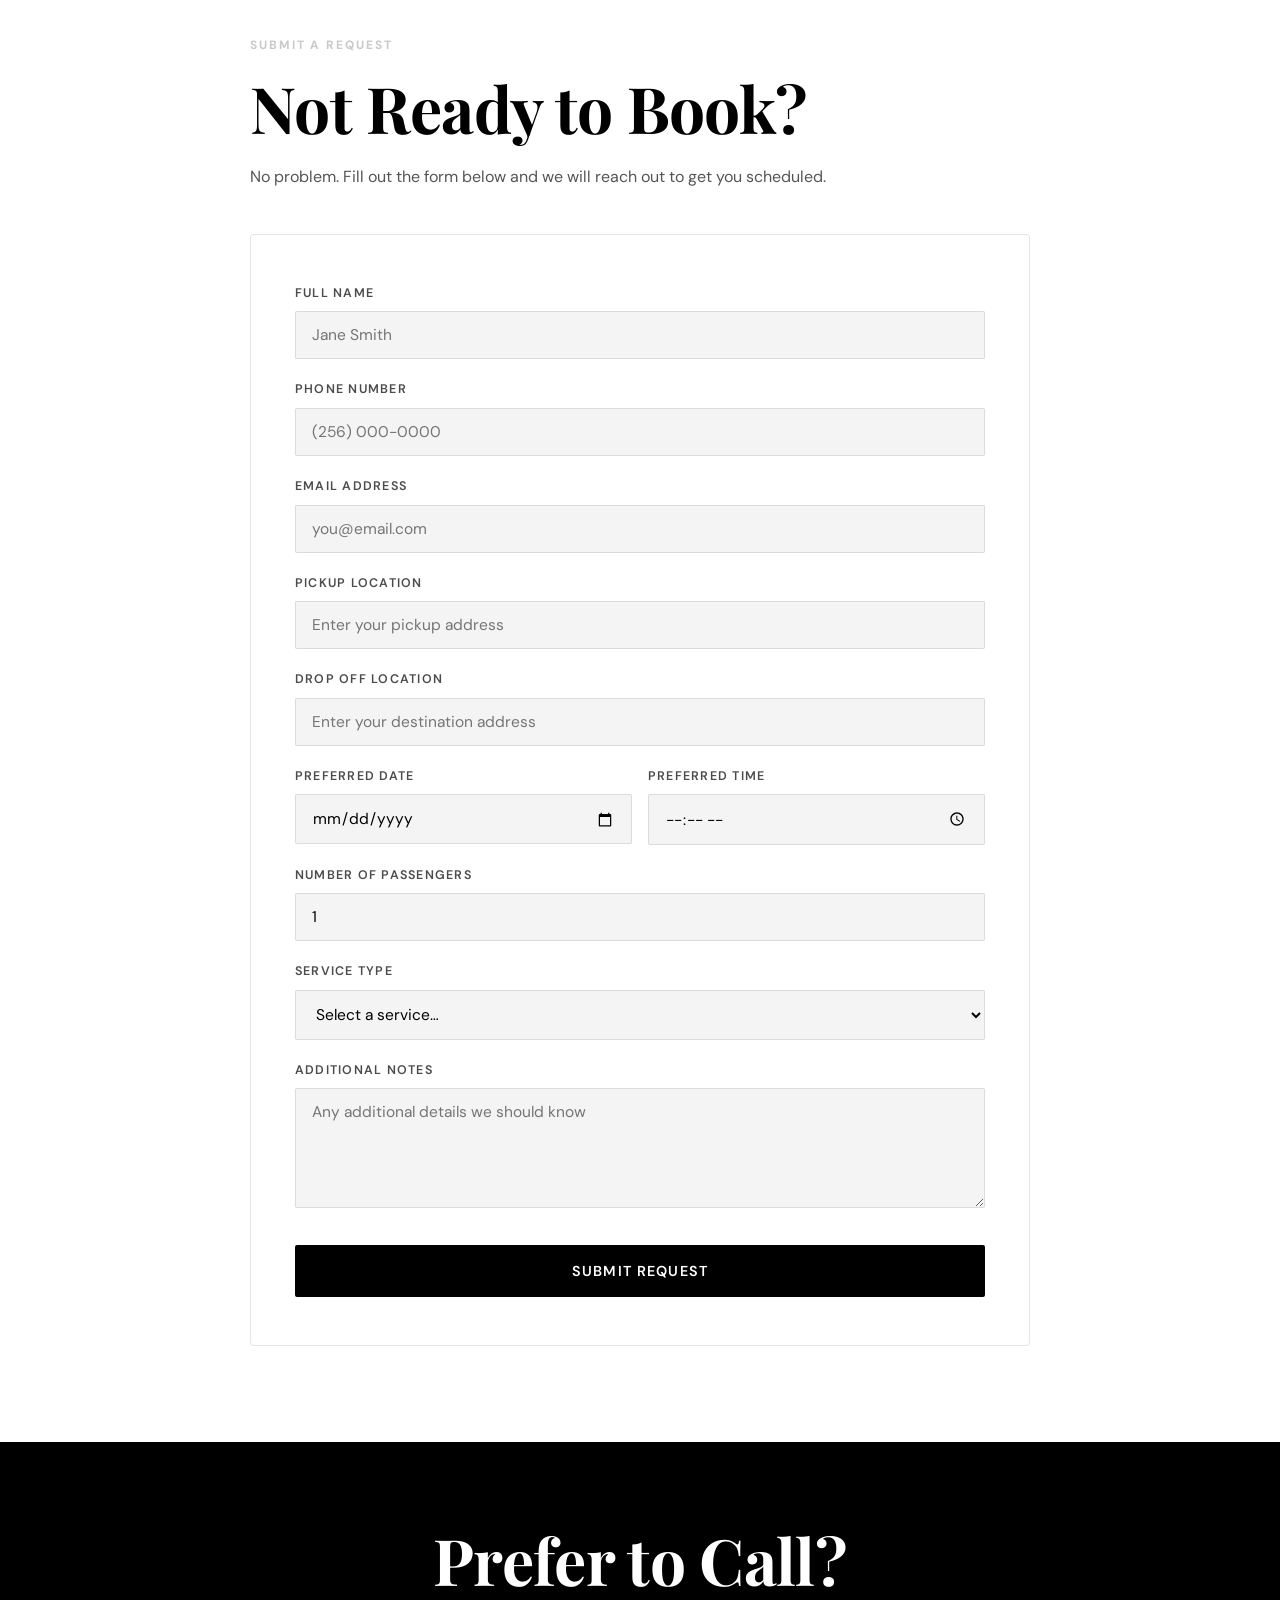
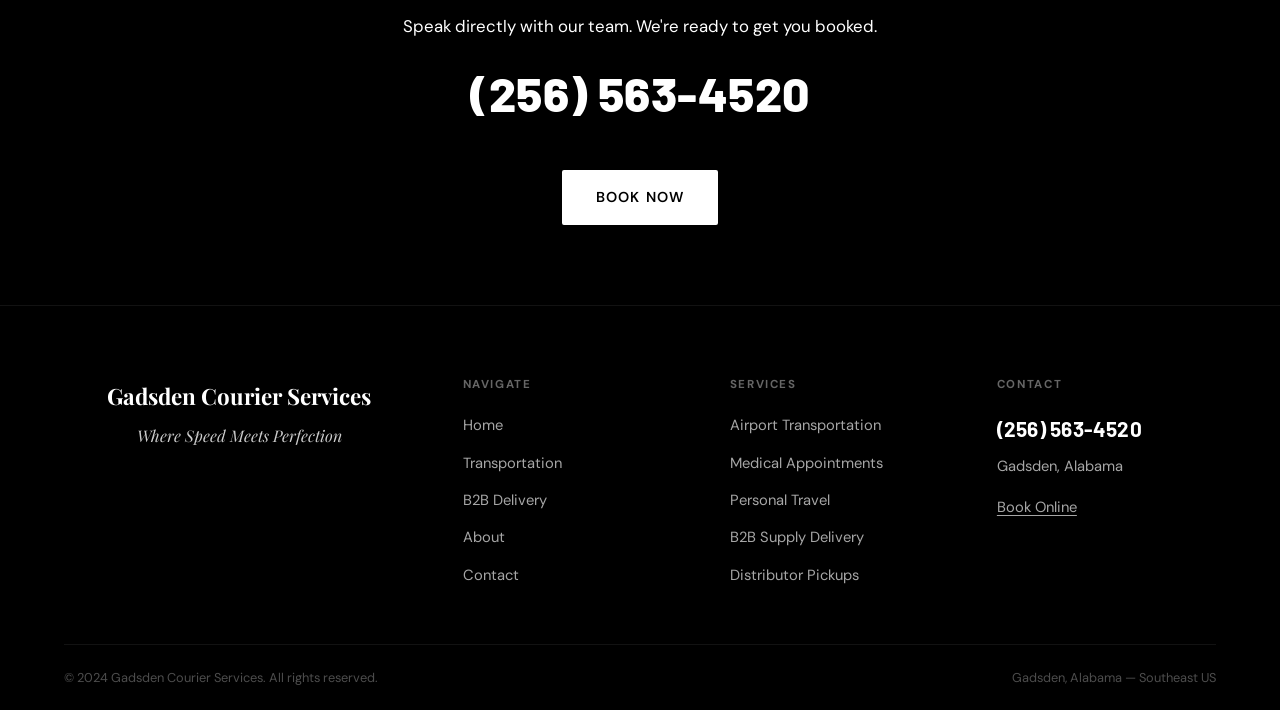
<file: transportation.html>
<!DOCTYPE html>
<html lang="en">
<head>
  <meta charset="UTF-8" />
  <meta name="viewport" content="width=device-width, initial-scale=1.0" />
  <meta name="author" content="Gadsden Courier Services" />
  <title>Transportation Services in Gadsden, AL | Gadsden Courier Services</title>
  <meta name="description" content="Need a ride in Gadsden, Alabama? Gadsden Courier Services provides dependable airport transportation, medical appointment rides, and personal travel across Gadsden and the greater Southeast. Book online today." />
  <link rel="canonical" href="https://gadsdencourierservices.com/transportation.html" />
  <meta property="og:site_name" content="Gadsden Courier Services" />
  <meta property="og:title" content="Transportation Services in Gadsden, AL | Gadsden Courier Services" />
  <meta property="og:description" content="Dependable airport rides, medical appointments, and personal transportation in Gadsden, AL. Book online or call (256) 563-4520." />
  <meta property="og:url" content="https://gadsdencourierservices.com/transportation.html" />
  <meta property="og:type" content="website" />
  <meta property="og:image" content="https://gadsdencourierservices.com/logo.png" />
  <meta name="twitter:card" content="summary_large_image" />
  <meta name="twitter:image" content="https://gadsdencourierservices.com/logo.png" />
  <link rel="stylesheet" href="styles.css" />
</head>
<body>

  <!-- HEADER -->
  <header class="site-header">
    <div class="container header-inner">
      <a href="index.html" class="header-logo">
        <img src="logo.png" alt="Gadsden Courier Services" onerror="this.style.display='none';this.nextElementSibling.style.display='block';" />
        <span class="logo-text">Gadsden Courier</span>
      </a>
      <nav class="site-nav" aria-label="Main navigation">
        <a href="index.html">Home</a>
        <a href="transportation.html" class="active">Transportation</a>
        <a href="delivery.html">B2B Delivery</a>
        <a href="about.html">About</a>
        <a href="contact.html">Contact</a>
        <a href="contact.html" class="nav-book-btn">Book Now</a>
      </nav>
      <button class="hamburger" id="hamburger" aria-label="Toggle navigation" aria-expanded="false">
        <span></span><span></span><span></span>
      </button>
    </div>
  </header>

  <nav class="mobile-nav" id="mobileNav" aria-label="Mobile navigation">
    <a href="index.html">Home</a>
    <a href="transportation.html" class="active">Transportation</a>
    <a href="delivery.html">B2B Delivery</a>
    <a href="about.html">About</a>
    <a href="contact.html">Contact</a>
    <a href="contact.html" class="nav-book-btn">Book Now</a>
  </nav>

  <main>

    <!-- ══ HERO ══════════════════════════════════════════════════ -->
    <section class="hero hero-inner" style="background-image: linear-gradient(rgba(0,0,0,0.6), rgba(0,0,0,0.6)), url('team-photo.jpg'); background-size: cover; background-position: center; background-repeat: no-repeat;">
      <div class="container">
        <div class="hero-content">
          <span class="hero-label hero-animate d1">Transportation Services</span>
          <h1 class="hero-animate d2">Dependable Rides, Every Time</h1>
          <p class="subheadline hero-animate d3">Airport runs, medical appointments, and personal travel across the Southeast. On-time. Every time.</p>
          <div class="hero-btns hero-animate d4">
            <a href="#book" class="btn btn-white">Book Your Ride</a>
            <a href="contact.html" class="btn btn-outline-white">Contact Us</a>
          </div>
        </div>
      </div>
    </section>

    <!-- ══ SERVICE DETAILS ═══════════════════════════════════════ -->
    <section class="section section--white">
      <div class="container">
        <span class="section-label" style="color:#888;">What We Offer</span>
        <h2 class="section-heading fade-in">Transportation Services</h2>
        <p class="section-subtext fade-in delay-1">Whether it's a critical medical appointment or an early morning flight, we provide professional, punctual transportation you can count on.</p>
        <div class="service-detail-grid">

          <div class="service-detail-card fade-in delay-1">
            <div style="margin-bottom:20px;">
              <svg width="40" height="40" viewBox="0 0 40 40" fill="none" xmlns="http://www.w3.org/2000/svg">
                <path d="M6 28l3-9h22l3 9" stroke="rgba(255,255,255,0.5)" stroke-width="1.5" fill="none" stroke-linejoin="round"/>
                <rect x="3" y="28" width="34" height="8" rx="2" stroke="rgba(255,255,255,0.7)" stroke-width="1.5" fill="none"/>
                <circle cx="10" cy="37" r="3" stroke="rgba(255,255,255,0.7)" stroke-width="1.5" fill="none"/>
                <circle cx="30" cy="37" r="3" stroke="rgba(255,255,255,0.7)" stroke-width="1.5" fill="none"/>
                <path d="M20 8v8M16 12h8" stroke="rgba(255,255,255,0.5)" stroke-width="1.5" stroke-linecap="round"/>
              </svg>
            </div>
            <h3>Airport Transportation</h3>
            <p>Stress-free rides to and from the airport. We track your flight, arrive on time, and make sure you never miss a departure or wait too long on arrival. Serving Birmingham-Shuttlesworth, Atlanta Hartsfield, and other regional airports.</p>
          </div>

          <div class="service-detail-card fade-in delay-2">
            <div style="margin-bottom:20px;">
              <svg width="40" height="40" viewBox="0 0 40 40" fill="none" xmlns="http://www.w3.org/2000/svg">
                <rect x="8" y="6" width="24" height="30" rx="3" stroke="rgba(255,255,255,0.7)" stroke-width="1.5" fill="none"/>
                <path d="M14 18h12M14 23h8" stroke="rgba(255,255,255,0.5)" stroke-width="1.5" stroke-linecap="round"/>
                <path d="M14 12h4" stroke="rgba(255,255,255,0.4)" stroke-width="1.5" stroke-linecap="round"/>
                <circle cx="26" cy="12" r="2.5" stroke="rgba(255,255,255,0.5)" stroke-width="1.5" fill="none"/>
                <path d="M24.5 12h3" stroke="rgba(255,255,255,0.4)" stroke-width="1" stroke-linecap="round"/>
                <path d="M26 10.5v3" stroke="rgba(255,255,255,0.4)" stroke-width="1" stroke-linecap="round"/>
              </svg>
            </div>
            <h3>Medical Appointment Rides</h3>
            <p>For patients who need reliable transportation to doctor's visits, treatments, or specialist appointments. We understand the importance of these trips and handle with the care and punctuality these deserve.</p>
          </div>

          <div class="service-detail-card fade-in delay-3">
            <div style="margin-bottom:20px;">
              <svg width="40" height="40" viewBox="0 0 40 40" fill="none" xmlns="http://www.w3.org/2000/svg">
                <circle cx="20" cy="20" r="14" stroke="rgba(255,255,255,0.6)" stroke-width="1.5" fill="none"/>
                <path d="M20 10v10l6 4" stroke="rgba(255,255,255,0.5)" stroke-width="1.5" stroke-linecap="round" stroke-linejoin="round"/>
                <path d="M8 20h3M29 20h3M20 8v3M20 29v3" stroke="rgba(255,255,255,0.3)" stroke-width="1.5" stroke-linecap="round"/>
              </svg>
            </div>
            <h3>Personal Transportation</h3>
            <p>Wherever you need to go across Alabama and the Southeast, we provide comfortable, professional personal transport. Events, errands, or anything in between — we get you there safely and on schedule.</p>
          </div>

        </div>
      </div>
    </section>

    <!-- ══ HOW TO BOOK ════════════════════════════════════════════ -->
    <section class="section section--dark">
      <div class="container">
        <span class="section-label" style="color:rgba(255,255,255,0.35);">Booking Process</span>
        <h2 class="section-heading fade-in" style="color:#fff; margin-bottom:52px;">How to Book Your Ride</h2>
        <div class="steps-grid" style="background: rgba(255,255,255,0.05);">
          <div class="step-item fade-in delay-1" style="background: #1f1f1f; color:#fff;">
            <div class="step-num" style="color:#ffffff;">01</div>
            <h3 style="color:#fff;">Pick a Time</h3>
            <p style="color:rgba(255,255,255,0.6);">Use the live booking calendar below to select your preferred date and time. Available slots update in real time.</p>
          </div>
          <div class="step-item fade-in delay-2" style="background: #1f1f1f; color:#fff;">
            <div class="step-num" style="color:#ffffff;">02</div>
            <h3 style="color:#fff;">Confirm Your Details</h3>
            <p style="color:rgba(255,255,255,0.6);">Enter your name, pickup location, destination, and any special instructions. We'll confirm your booking by phone or email.</p>
          </div>
          <div class="step-item fade-in delay-3" style="background: #1f1f1f; color:#fff;">
            <div class="step-num" style="color:#ffffff;">03</div>
            <h3 style="color:#fff;">We Pick You Up</h3>
            <p style="color:rgba(255,255,255,0.6);">Your driver arrives on time at your door. Sit back and arrive relaxed, every time.</p>
          </div>
        </div>
      </div>
    </section>

    <!-- ══ BOOKING CALENDAR — LIVE EMBED ════════════════════════ -->
    <section class="section section--white" id="book">
      <div class="container">
        <span class="section-label" style="color:#888;">Live Availability</span>
        <h2 class="calendar-section-heading section-heading fade-in">Book Your Ride</h2>
        <p class="section-subtext fade-in delay-1">Select your preferred date and time below. Our calendar shows live availability.</p>

        <div class="calendar-embed-wrapper">
          <iframe
            src="https://link.revlineworks.com/widget/booking/maSxxGqJo3ylLRdVU114"
            style="width: 100%; border: none; overflow: hidden;"
            scrolling="no"
            id="maSxxGqJo3ylLRdVU114_1780338912342">
          </iframe>
        </div>

      </div>
    </section>

    <!-- ══ REQUEST FORM ═════════════════════════════════════════ -->
    <section class="section section--white" id="request" style="border-top: 1px solid rgba(0,0,0,0.07);">
      <div class="container" style="max-width: 780px;">
        <span class="section-label" style="color:#888;">Submit a Request</span>
        <h2 class="section-heading fade-in">Not Ready to Book?</h2>
        <p class="fade-in delay-1" style="color:#555; font-size:1rem; line-height:1.7; margin-bottom:44px;">No problem. Fill out the form below and we will reach out to get you scheduled.</p>

        <div class="form-wrapper fade-in delay-2" id="transFormWrapper">
          <form id="transRequestForm" novalidate>
            <div class="form-group">
              <label for="tr-name">Full Name</label>
              <input type="text" id="tr-name" name="name" placeholder="Jane Smith" autocomplete="name" required />
            </div>
            <div class="form-group">
              <label for="tr-phone">Phone Number</label>
              <input type="tel" id="tr-phone" name="phone" placeholder="(256) 000-0000" autocomplete="tel" required />
            </div>
            <div class="form-group">
              <label for="tr-email">Email Address</label>
              <input type="email" id="tr-email" name="email" placeholder="you@email.com" autocomplete="email" required />
            </div>
            <div class="form-group">
              <label for="tr-pickup">Pickup Location</label>
              <input type="text" id="tr-pickup" name="pickup_location" placeholder="Enter your pickup address" required />
            </div>
            <div class="form-group">
              <label for="tr-dropoff">Drop Off Location</label>
              <input type="text" id="tr-dropoff" name="dropoff_location" placeholder="Enter your destination address" required />
            </div>
            <div class="form-row">
              <div class="form-group">
                <label for="tr-date">Preferred Date</label>
                <input type="date" id="tr-date" name="date_needed" required />
              </div>
              <div class="form-group">
                <label for="tr-time">Preferred Time</label>
                <input type="time" id="tr-time" name="time_needed" required />
              </div>
            </div>
            <div class="form-group">
              <label for="tr-passengers">Number of Passengers</label>
              <input type="number" id="tr-passengers" name="passengers" min="1" max="10" value="1" required />
            </div>
            <div class="form-group">
              <label for="tr-service">Service Type</label>
              <select id="tr-service" name="service_type" required>
                <option value="" disabled selected>Select a service&hellip;</option>
                <option value="Airport Transportation">Airport Transportation</option>
                <option value="Medical Appointment">Medical Appointment</option>
                <option value="Personal Travel">Personal Travel</option>
                <option value="Other">Other</option>
              </select>
            </div>
            <div class="form-group">
              <label for="tr-notes">Additional Notes</label>
              <textarea id="tr-notes" name="notes" placeholder="Any additional details we should know"></textarea>
            </div>
            <div id="transRequestError" style="display:none; color:#000; background:#f4f4f4; border-left:3px solid #000; padding:12px 16px; font-size:0.9rem; margin-bottom:16px; border-radius:2px;"></div>
            <button type="submit" id="transRequestBtn" class="btn btn-black form-submit">Submit Request</button>
          </form>
          <div id="transRequestSuccess" style="display:none; padding:40px 32px; text-align:center;">
            <div style="width:48px; height:48px; border:2px solid #000; border-radius:50%; display:flex; align-items:center; justify-content:center; margin:0 auto 20px;">
              <svg width="22" height="22" viewBox="0 0 22 22" fill="none"><path d="M4 11l5 5 9-9" stroke="#000" stroke-width="2" stroke-linecap="round" stroke-linejoin="round"/></svg>
            </div>
            <p style="font-family:'Playfair Display',serif; font-size:1.25rem; font-weight:700; color:#000; margin-bottom:10px;">Request Received</p>
            <p style="color:#555; font-size:0.97rem; line-height:1.7;">Thank you! We received your request and will be in touch shortly to confirm your ride. If you need immediate assistance call us at <a href="tel:2565634520" style="color:#555; text-decoration:underline; text-underline-offset:3px;">(256) 563-4520</a>.</p>
          </div>
        </div>

      </div>
    </section>

    <!-- ══ CTA STRIP ═════════════════════════════════════════════ -->
    <section class="cta-strip">
      <div class="container">
        <h2 class="fade-in">Prefer to Call?</h2>
        <p class="fade-in delay-1">Speak directly with our team. We're ready to get you booked.</p>
        <span class="phone-display fade-in delay-2"><a href="tel:2565634520">(256) 563-4520</a></span>
        <div class="cta-strip-btns fade-in delay-3">
          <a href="contact.html" class="btn btn-white">Book Now</a>
        </div>
      </div>
    </section>

  </main>

  <!-- FOOTER -->
  <footer class="site-footer">
    <div class="container">
      <div class="footer-grid">
        <div class="footer-brand">
          <div style="font-family:'Playfair Display',serif; font-size:1.4rem; font-weight:700; color:#fff; margin-bottom:8px;">Gadsden Courier Services</div>
          <div class="tagline">Where Speed Meets Perfection</div>
        </div>
        <div class="footer-col">
          <h5>Navigate</h5>
          <ul>
            <li><a href="index.html">Home</a></li>
            <li><a href="transportation.html">Transportation</a></li>
            <li><a href="delivery.html">B2B Delivery</a></li>
            <li><a href="about.html">About</a></li>
            <li><a href="contact.html">Contact</a></li>
          </ul>
        </div>
        <div class="footer-col">
          <h5>Services</h5>
          <ul>
            <li><a href="transportation.html">Airport Transportation</a></li>
            <li><a href="transportation.html">Medical Appointments</a></li>
            <li><a href="transportation.html">Personal Travel</a></li>
            <li><a href="delivery.html">B2B Supply Delivery</a></li>
            <li><a href="delivery.html">Distributor Pickups</a></li>
          </ul>
        </div>
        <div class="footer-col">
          <h5>Contact</h5>
          <a href="tel:2565634520" class="phone-large">(256) 563-4520</a>
          <span class="contact-line">Gadsden, Alabama</span>
          <span class="contact-line" style="margin-top:16px;">
            <a href="contact.html" style="color:rgba(255,255,255,0.65); text-decoration:underline; text-underline-offset:3px;">Book Online</a>
          </span>
        </div>
      </div>
    </div>
    <div class="container">
      <div class="footer-bottom">
        <span>&copy; 2024 Gadsden Courier Services. All rights reserved.</span>
        <span>Gadsden, Alabama &mdash; Southeast US</span>
      </div>
    </div>
  </footer>

  <!-- GHL calendar script — one instance per page -->
  <script src="https://link.revlineworks.com/js/form_embed.js" type="text/javascript"></script>
  <script src="main.js"></script>
  <script>
    (function () {
      const WEBHOOK = 'https://services.leadconnectorhq.com/hooks/49GSnhFNtWBWhBeSFMmu/webhook-trigger/aPdgl30FiXFAIBJ6aR30';

      const form    = document.getElementById('transRequestForm');
      const btn     = document.getElementById('transRequestBtn');
      const errorEl = document.getElementById('transRequestError');
      const success = document.getElementById('transRequestSuccess');

      form.addEventListener('submit', async function (e) {
        e.preventDefault();
        errorEl.style.display = 'none';

        // ── Validate all required fields ──────────────────────
        const fields = form.querySelectorAll('[required]');
        let valid = true;
        fields.forEach(function (f) {
          f.style.borderColor = '';
          if (!f.value.trim()) {
            f.style.borderColor = '#000';
            valid = false;
          }
        });
        if (!valid) {
          errorEl.textContent = 'Please fill in all required fields.';
          errorEl.style.display = 'block';
          return;
        }

        // ── Loading state ─────────────────────────────────────
        btn.disabled = true;
        btn.textContent = 'Sending…';

        // ── Split name into first / last ──────────────────────
        const fullName  = document.getElementById('tr-name').value.trim();
        const spaceIdx  = fullName.indexOf(' ');
        const firstName = spaceIdx === -1 ? fullName : fullName.slice(0, spaceIdx);
        const lastName  = spaceIdx === -1 ? ''       : fullName.slice(spaceIdx + 1);

        const payload = {
          first_name       : firstName,
          last_name        : lastName,
          phone            : document.getElementById('tr-phone').value.trim(),
          email            : document.getElementById('tr-email').value.trim(),
          pickup_location  : document.getElementById('tr-pickup').value.trim(),
          dropoff_location : document.getElementById('tr-dropoff').value.trim(),
          date_needed      : document.getElementById('tr-date').value,
          time_needed      : document.getElementById('tr-time').value,
          passengers       : document.getElementById('tr-passengers').value,
          service_type     : document.getElementById('tr-service').value,
          notes            : document.getElementById('tr-notes').value.trim()
        };

        try {
          const res = await fetch(WEBHOOK, {
            method  : 'POST',
            headers : { 'Content-Type': 'application/json' },
            body    : JSON.stringify(payload)
          });

          if (!res.ok) throw new Error('Server error ' + res.status);

          // ── Show success message ──────────────────────────
          form.style.display = 'none';
          success.style.display = 'block';

        } catch (err) {
          errorEl.textContent = 'Something went wrong. Please try again or call us directly at (256) 563-4520.';
          errorEl.style.display = 'block';
          btn.disabled = false;
          btn.textContent = 'Submit Request';
        }
      });
    })();
  </script>
</body>
</html>
</file>
<file: styles.css>
/* ============================================================
   GADSDEN COURIER SERVICES — SHARED STYLESHEET
   ============================================================ */

@import url('https://fonts.googleapis.com/css2?family=Playfair+Display:ital,wght@0,400;0,600;0,700;0,900;1,400;1,700&family=DM+Sans:wght@300;400;500;600;700&family=Barlow:wght@600;700;800&display=swap');

/* ── Reset ─────────────────────────────────────────────────── */
*, *::before, *::after { box-sizing: border-box; margin: 0; padding: 0; }
html { scroll-behavior: smooth; font-size: 16px; }
body {
  font-family: 'DM Sans', sans-serif;
  background: #fff;
  color: #000;
  line-height: 1.65;
  -webkit-font-smoothing: antialiased;
}
img { max-width: 100%; display: block; }
a { color: inherit; text-decoration: none; }
ul { list-style: none; }
button { cursor: pointer; font-family: inherit; }

/* ── Typography ─────────────────────────────────────────────── */
h1, h2, h3, h4, h5 {
  font-family: 'Playfair Display', serif;
  line-height: 1.2;
  letter-spacing: -0.01em;
}
h1 { font-size: clamp(2.4rem, 5.5vw, 5rem); font-weight: 900; }
h2 { font-size: clamp(2.5rem, 5vw, 4rem); font-weight: 700; }
h3 { font-size: clamp(1.3rem, 2.5vw, 1.9rem); font-weight: 600; }
h4 { font-size: 1.15rem; font-weight: 600; font-family: 'DM Sans', sans-serif; letter-spacing: 0.06em; text-transform: uppercase; }
p { font-size: 1.05rem; font-weight: 400; color: inherit; }

/* ── Colours ─────────────────────────────────────────────────── */
:root {
  --black: #000;
  --off-black: #111111;
  --deep: #1a1a1a;
  --white: #fff;
  --gray-light: #f4f4f4;
  --gray-mid: #888;
  --border: rgba(255,255,255,0.12);
}

/* ── Container ─────────────────────────────────────────────── */
.container {
  width: 90%;
  max-width: 1240px;
  margin: 0 auto;
}

/* ── Buttons ─────────────────────────────────────────────────── */
.btn {
  display: inline-block;
  padding: 14px 32px;
  font-family: 'DM Sans', sans-serif;
  font-size: 0.9rem;
  font-weight: 600;
  letter-spacing: 0.08em;
  text-transform: uppercase;
  border: 2px solid transparent;
  border-radius: 2px;
  transition: background 0.22s ease, color 0.22s ease, border-color 0.22s ease, transform 0.18s ease;
  white-space: nowrap;
}
.btn:hover { transform: translateY(-2px); }

.btn-white {
  background: #fff;
  color: #000;
  border-color: #fff;
}
.btn-white:hover {
  background: transparent;
  color: #fff;
}

.btn-black {
  background: #000;
  color: #fff;
  border-color: #000;
}
.btn-black:hover {
  background: transparent;
  color: #000;
}

.btn-outline-white {
  background: transparent;
  color: #fff;
  border-color: rgba(255,255,255,0.55);
}
.btn-outline-white:hover {
  background: #fff;
  color: #000;
  border-color: #fff;
}

.btn-outline-black {
  background: transparent;
  color: #000;
  border-color: #000;
}
.btn-outline-black:hover {
  background: #000;
  color: #fff;
}

/* ── Section base ────────────────────────────────────────────── */
.section { padding: 96px 0; }
.section-sm { padding: 72px 0; }
.section--dark { background: var(--off-black); color: #fff; }
.section--deep { background: var(--deep); color: #fff; }
.section--black { background: var(--black); color: #fff; }
.section--white { background: #fff; color: #000; }

.section-label {
  font-family: 'DM Sans', sans-serif;
  font-size: 0.75rem;
  font-weight: 700;
  letter-spacing: 0.16em;
  text-transform: uppercase;
  opacity: 0.45;
  margin-bottom: 14px;
  display: block;
}
.section-heading { margin-bottom: 16px; }
.section-subtext {
  font-size: 1.1rem;
  max-width: 600px;
  opacity: 0.7;
  margin-bottom: 52px;
  line-height: 1.7;
}

/* ── HEADER ──────────────────────────────────────────────────── */
.site-header {
  position: fixed;
  top: 0;
  left: 0;
  right: 0;
  z-index: 999;
  background: var(--black);
  border-bottom: 1px solid rgba(255,255,255,0.07);
  transition: background 0.3s;
}
.header-inner {
  display: flex;
  align-items: center;
  justify-content: space-between;
  height: 72px;
}
.header-logo {
  display: flex;
  align-items: center;
  gap: 12px;
  text-decoration: none;
}
.header-logo img {
  height: 70px;
  width: auto;
  object-fit: contain;
}
/* fallback text logo if img missing */
.header-logo .logo-text {
  font-family: 'Playfair Display', serif;
  font-size: 1.1rem;
  font-weight: 700;
  color: #fff;
  white-space: nowrap;
  display: none;
}
.site-nav {
  display: flex;
  align-items: center;
  gap: 36px;
}
.site-nav a {
  color: rgba(255,255,255,0.75);
  font-size: 0.85rem;
  font-weight: 500;
  letter-spacing: 0.05em;
  text-transform: uppercase;
  transition: color 0.2s;
  position: relative;
}
.site-nav a::after {
  content: '';
  position: absolute;
  bottom: -3px;
  left: 0;
  width: 0;
  height: 1px;
  background: #fff;
  transition: width 0.2s;
}
.site-nav a:hover { color: #fff; }
.site-nav a:hover::after { width: 100%; }
.site-nav a.active { color: #fff; }
.site-nav a.active::after { width: 100%; }

.nav-book-btn {
  background: #fff;
  color: #000 !important;
  padding: 9px 22px;
  font-size: 0.8rem !important;
  font-weight: 700 !important;
  letter-spacing: 0.07em;
  border-radius: 2px;
  transition: background 0.2s, color 0.2s !important;
}
.nav-book-btn::after { display: none !important; }
.nav-book-btn:hover {
  background: rgba(255,255,255,0.85) !important;
  color: #000 !important;
  transform: translateY(-1px);
}

/* hamburger */
.hamburger {
  display: none;
  flex-direction: column;
  gap: 5px;
  background: none;
  border: none;
  padding: 8px;
  cursor: pointer;
  z-index: 1001;
}
.hamburger span {
  display: block;
  width: 24px;
  height: 2px;
  background: #fff;
  transition: transform 0.3s, opacity 0.3s;
}
.hamburger.open span:nth-child(1) { transform: translateY(7px) rotate(45deg); }
.hamburger.open span:nth-child(2) { opacity: 0; }
.hamburger.open span:nth-child(3) { transform: translateY(-7px) rotate(-45deg); }

/* mobile nav */
.mobile-nav {
  display: none;
  position: fixed;
  top: 72px;
  left: 0;
  right: 0;
  background: var(--black);
  border-top: 1px solid rgba(255,255,255,0.1);
  padding: 24px 5%;
  z-index: 998;
  flex-direction: column;
  gap: 0;
}
.mobile-nav.open { display: flex; }
.mobile-nav a {
  color: rgba(255,255,255,0.8);
  font-size: 1rem;
  font-weight: 500;
  letter-spacing: 0.05em;
  text-transform: uppercase;
  padding: 16px 0;
  border-bottom: 1px solid rgba(255,255,255,0.07);
  transition: color 0.2s;
}
.mobile-nav a:last-child { border-bottom: none; margin-top: 16px; }
.mobile-nav a:hover, .mobile-nav a.active { color: #fff; }
.mobile-nav .nav-book-btn {
  display: inline-block;
  width: 100%;
  text-align: center;
  padding: 14px 22px;
  border-radius: 2px;
}

/* ── FOOTER ──────────────────────────────────────────────────── */
.site-footer {
  background: var(--black);
  color: rgba(255,255,255,0.7);
  padding: 72px 0 0;
  border-top: 1px solid rgba(255,255,255,0.07);
}
.footer-grid {
  display: grid;
  grid-template-columns: 1.6fr 1fr 1fr 1fr;
  gap: 48px;
  padding-bottom: 56px;
  border-bottom: 1px solid rgba(255,255,255,0.07);
}
.footer-brand img { height: 50px; margin-bottom: 16px; }
.footer-brand { text-align: center; }
.footer-brand .tagline {
  font-family: 'Playfair Display', serif;
  font-style: italic;
  font-size: 1rem;
  color: #cccccc;
  margin-top: 8px;
  display: block;
  margin-left: 0;
}
.footer-col h5 {
  font-family: 'DM Sans', sans-serif;
  font-size: 0.72rem;
  font-weight: 700;
  letter-spacing: 0.14em;
  text-transform: uppercase;
  color: rgba(255,255,255,0.4);
  margin-bottom: 20px;
}
.footer-col ul { display: flex; flex-direction: column; gap: 11px; }
.footer-col ul li a {
  color: rgba(255,255,255,0.65);
  font-size: 0.92rem;
  transition: color 0.2s;
}
.footer-col ul li a:hover { color: #fff; }
.footer-col .contact-line {
  display: block;
  color: rgba(255,255,255,0.65);
  font-size: 0.92rem;
  margin-bottom: 8px;
}
.footer-col .phone-large {
  font-family: 'Barlow', 'DM Sans', sans-serif;
  font-size: 1.3rem;
  color: #fff;
  font-weight: 700;
  display: block;
  margin-bottom: 8px;
  letter-spacing: 0.01em;
}
.footer-bottom {
  display: flex;
  align-items: center;
  justify-content: space-between;
  padding: 22px 0;
  font-size: 0.8rem;
  color: rgba(255,255,255,0.3);
}

/* ── HERO (shared base) ─────────────────────────────────────── */
.hero {
  min-height: 100vh;
  background: var(--black);
  color: #fff;
  display: flex;
  align-items: center;
  padding: 120px 0 80px;
  position: relative;
  overflow: hidden;
}
.hero::before {
  content: '';
  position: absolute;
  inset: 0;
  background: radial-gradient(ellipse 60% 50% at 70% 50%, rgba(255,255,255,0.03) 0%, transparent 70%);
  pointer-events: none;
}
.hero-content { position: relative; z-index: 1; max-width: 780px; }
.hero-label {
  display: inline-block;
  font-size: 0.72rem;
  font-weight: 700;
  letter-spacing: 0.2em;
  text-transform: uppercase;
  color: rgba(255,255,255,0.45);
  margin-bottom: 24px;
}
.hero h1 { color: #fff; margin-bottom: 24px; }
.hero .subheadline {
  font-size: clamp(1rem, 2vw, 1.25rem);
  color: rgba(255,255,255,0.65);
  max-width: 580px;
  margin-bottom: 44px;
  line-height: 1.7;
}
.hero-btns { display: flex; gap: 16px; flex-wrap: wrap; }

/* inner hero (non-home pages) */
.hero-inner {
  min-height: 55vh;
  padding: 140px 0 80px;
}
.hero-inner h1 { font-size: clamp(2.2rem, 4.5vw, 4rem); }

/* ── SCROLL ANIMATIONS ───────────────────────────────────────── */
.fade-in {
  opacity: 0;
  transform: translateY(28px);
  transition: opacity 0.7s ease, transform 0.7s ease;
}
.fade-in.visible {
  opacity: 1;
  transform: none;
}
.fade-in-up {
  opacity: 0;
  transform: translateY(40px);
  transition: opacity 0.75s ease, transform 0.75s ease;
}
.fade-in-up.visible { opacity: 1; transform: none; }

/* stagger delays */
.delay-1 { transition-delay: 0.1s; }
.delay-2 { transition-delay: 0.2s; }
.delay-3 { transition-delay: 0.35s; }
.delay-4 { transition-delay: 0.5s; }
.delay-5 { transition-delay: 0.65s; }

/* Hero load animation */
.hero-animate {
  opacity: 0;
  transform: translateY(30px);
  animation: heroReveal 0.85s ease forwards;
}
@keyframes heroReveal {
  to { opacity: 1; transform: none; }
}
.hero-animate.d1 { animation-delay: 0.15s; }
.hero-animate.d2 { animation-delay: 0.35s; }
.hero-animate.d3 { animation-delay: 0.55s; }
.hero-animate.d4 { animation-delay: 0.72s; }

/* ── CARDS ───────────────────────────────────────────────────── */
.card {
  background: var(--off-black);
  color: #fff;
  padding: 44px 40px 52px;
  border: 1px solid rgba(255,255,255,0.07);
  border-radius: 4px;
  transition: border-color 0.25s, transform 0.25s;
}
.card:hover {
  border-color: rgba(255,255,255,0.22);
  transform: translateY(-4px);
}
.card-light {
  background: #fff;
  color: #000;
  border: 1px solid rgba(0,0,0,0.09);
  border-radius: 4px;
  padding: 40px 36px;
  transition: border-color 0.25s, box-shadow 0.25s, transform 0.25s;
}
.card-light:hover {
  border-color: rgba(0,0,0,0.18);
  box-shadow: 0 8px 40px rgba(0,0,0,0.09);
  transform: translateY(-4px);
}
.card-icon {
  width: 52px;
  height: 52px;
  margin-bottom: 24px;
  opacity: 0.85;
}

/* ── SERVICE CARDS (home) ─────────────────────────────────────── */
.services-grid {
  display: grid;
  grid-template-columns: 1fr 1fr;
  gap: 28px;
  align-items: stretch;
}
.service-card {
  padding: 52px 44px 56px;
  background: var(--off-black);
  color: #fff;
  border: 1px solid rgba(255,255,255,0.07);
  border-radius: 4px;
  transition: border-color 0.25s, transform 0.25s;
}
.service-card:hover {
  border-color: rgba(255,255,255,0.2);
  transform: translateY(-5px);
}
.service-card .card-icon-wrap {
  width: 60px;
  height: 60px;
  margin-bottom: 28px;
}
.service-card--secondary { padding: 52px 44px 56px; }
.service-card h3 { margin-bottom: 16px; }
.service-card p { opacity: 0.68; line-height: 1.75; margin-bottom: 32px; }
.service-card-featured-badge {
  display: inline-block;
  font-size: 0.68rem;
  font-weight: 700;
  letter-spacing: 0.14em;
  text-transform: uppercase;
  color: rgba(255,255,255,0.4);
  border: 1px solid rgba(255,255,255,0.15);
  padding: 4px 10px;
  border-radius: 2px;
  margin-bottom: 20px;
}

/* ── TRUST POINTS ─────────────────────────────────────────────── */
.trust-grid {
  display: grid;
  grid-template-columns: repeat(3, 1fr);
  gap: 1px;
  background: rgba(255,255,255,0.07);
  border: 1px solid rgba(255,255,255,0.07);
  border-radius: 4px;
  overflow: hidden;
}
.trust-item {
  background: var(--off-black);
  padding: 52px 40px;
  transition: background 0.25s;
}
.trust-item:hover { background: #1f1f1f; }
.trust-number {
  font-family: 'Playfair Display', serif;
  font-size: 3.5rem;
  font-weight: 900;
  color: rgba(255,255,255,0.07);
  line-height: 1;
  margin-bottom: 16px;
}
.trust-item h3 { font-size: 1.25rem; margin-bottom: 14px; }
.trust-item p { opacity: 0.6; font-size: 0.97rem; line-height: 1.7; }

/* ── HOW IT WORKS ─────────────────────────────────────────────── */
.steps-grid {
  display: grid;
  grid-template-columns: repeat(3, 1fr);
  gap: 1px;
  background: #e8e8e8;
  border: 1px solid #e8e8e8;
  border-radius: 4px;
  overflow: hidden;
}
.step-item {
  background: #fff;
  padding: 52px 40px;
}
.step-num {
  font-family: 'Playfair Display', serif;
  font-size: 4rem;
  font-weight: 900;
  color: #000000;
  line-height: 1;
  margin-bottom: 20px;
}
.step-item h3 { font-size: 1.2rem; margin-bottom: 12px; }
.step-item p { color: #555; font-size: 0.97rem; line-height: 1.7; }

/* ── SERVICE AREA ─────────────────────────────────────────────── */
.area-grid {
  display: grid;
  grid-template-columns: 1fr 1fr;
  gap: 48px;
}
.area-col h3 { margin-bottom: 16px; }
.area-col p { opacity: 0.65; line-height: 1.75; }
.area-divider {
  width: 1px;
  background: rgba(255,255,255,0.1);
  display: block;
}
.area-col .area-label {
  font-size: 0.72rem;
  font-weight: 700;
  letter-spacing: 0.16em;
  text-transform: uppercase;
  opacity: 0.35;
  margin-bottom: 12px;
  display: block;
}

/* ── TESTIMONIALS ─────────────────────────────────────────────── */
.testimonials-grid {
  display: grid;
  grid-template-columns: repeat(3, 1fr);
  gap: 24px;
}
.testimonial-card {
  background: #fff;
  border: 1px solid rgba(0,0,0,0.08);
  border-radius: 4px;
  padding: 36px 32px;
  transition: box-shadow 0.25s, transform 0.25s;
}
.testimonial-card:hover {
  box-shadow: 0 8px 40px rgba(0,0,0,0.08);
  transform: translateY(-3px);
}
.testimonial-quote {
  font-family: 'Playfair Display', serif;
  font-size: 1.05rem;
  font-style: italic;
  color: #222;
  line-height: 1.7;
  margin-bottom: 28px;
}
.testimonial-quote::before { content: '\201C'; }
.testimonial-quote::after  { content: '\201D'; }
.testimonial-author { display: flex; align-items: center; gap: 14px; }
.testimonial-avatar {
  width: 44px;
  height: 44px;
  border-radius: 50%;
  background: #e8e8e8;
  display: flex;
  align-items: center;
  justify-content: center;
  flex-shrink: 0;
}
.testimonial-avatar svg { width: 20px; height: 20px; color: #aaa; }
.testimonial-name { font-weight: 600; font-size: 0.9rem; }
.testimonial-role { font-size: 0.8rem; color: #888; }

/* ── CTA STRIP ─────────────────────────────────────────────────── */
.cta-strip {
  background: var(--black);
  color: #fff;
  padding: 80px 0;
  text-align: center;
}
.cta-strip h2 { margin-bottom: 14px; }
.cta-strip p { opacity: 0.6; margin-bottom: 14px; font-size: 1.05rem; }
.cta-strip .phone-display {
  font-family: 'Barlow', 'DM Sans', sans-serif;
  font-size: clamp(1.8rem, 4vw, 3rem);
  font-weight: 800;
  color: #fff;
  margin-bottom: 36px;
  display: block;
  letter-spacing: 0.01em;
}
.cta-strip .phone-display a { color: inherit; }
.cta-strip .phone-display a:hover { opacity: 0.8; }
.cta-strip-btns { display: flex; gap: 16px; justify-content: center; flex-wrap: wrap; }

/* ── FORM ─────────────────────────────────────────────────────── */
.form-wrapper {
  background: #fff;
  border: 1px solid rgba(0,0,0,0.1);
  border-radius: 4px;
  padding: 48px 44px;
}
.form-wrapper--dark {
  background: var(--deep);
  border-color: rgba(255,255,255,0.08);
  color: #fff;
}
.form-title {
  font-family: 'Playfair Display', serif;
  font-size: 1.6rem;
  font-weight: 700;
  margin-bottom: 8px;
}
.form-sub { font-size: 0.92rem; opacity: 0.6; margin-bottom: 32px; }
.form-group { margin-bottom: 20px; }
.form-group label {
  display: block;
  font-size: 0.78rem;
  font-weight: 600;
  letter-spacing: 0.1em;
  text-transform: uppercase;
  margin-bottom: 8px;
  opacity: 0.7;
}
.form-group input,
.form-group select,
.form-group textarea {
  width: 100%;
  padding: 13px 16px;
  font-family: 'DM Sans', sans-serif;
  font-size: 0.97rem;
  background: var(--gray-light);
  border: 1px solid rgba(0,0,0,0.1);
  border-radius: 2px;
  outline: none;
  transition: border-color 0.2s, box-shadow 0.2s;
  color: #000;
}
.form-wrapper--dark .form-group input,
.form-wrapper--dark .form-group select,
.form-wrapper--dark .form-group textarea {
  background: rgba(255,255,255,0.06);
  border-color: rgba(255,255,255,0.12);
  color: #fff;
}
.form-group input:focus,
.form-group select:focus,
.form-group textarea:focus {
  border-color: #000;
  box-shadow: 0 0 0 3px rgba(0,0,0,0.06);
}
.form-wrapper--dark .form-group input:focus,
.form-wrapper--dark .form-group select:focus,
.form-wrapper--dark .form-group textarea:focus {
  border-color: rgba(255,255,255,0.5);
  box-shadow: 0 0 0 3px rgba(255,255,255,0.05);
}
.form-group textarea { resize: vertical; min-height: 120px; }
.form-row { display: grid; grid-template-columns: 1fr 1fr; gap: 16px; }
.form-submit { width: 100%; padding: 15px; font-size: 0.9rem; margin-top: 8px; }

/* ── CALENDAR ─────────────────────────────────────────────────── */
.calendar-section { padding: 80px 0; }
.calendar-section-heading {
  margin-bottom: 40px;
}
.calendar-embed-wrapper {
  width: 100%;
  min-height: 600px;
  border-radius: 8px;
  overflow: hidden;
  background: #fff;
  border: 1px solid rgba(0,0,0,0.07);
}

/* ── SERVICE DETAIL ─────────────────────────────────────────────── */
.service-detail-grid {
  display: grid;
  grid-template-columns: repeat(3, 1fr);
  gap: 28px;
}
.service-detail-card {
  padding: 40px 36px;
  background: var(--off-black);
  color: #fff;
  border: 1px solid rgba(255,255,255,0.07);
  border-radius: 4px;
  transition: border-color 0.25s, transform 0.25s;
}
.service-detail-card:hover {
  border-color: rgba(255,255,255,0.2);
  transform: translateY(-4px);
}
.service-detail-card h3 { font-size: 1.25rem; margin-bottom: 14px; }
.service-detail-card p { opacity: 0.62; font-size: 0.96rem; line-height: 1.7; }

/* ── COVERAGE STATES ─────────────────────────────────────────── */
.states-list {
  display: flex;
  flex-wrap: wrap;
  gap: 12px;
  margin-top: 32px;
}
.state-tag {
  display: inline-block;
  border: 1px solid rgba(255,255,255,0.2);
  color: rgba(255,255,255,0.75);
  padding: 8px 18px;
  font-size: 0.85rem;
  font-weight: 500;
  letter-spacing: 0.05em;
  border-radius: 2px;
  transition: border-color 0.2s, color 0.2s;
}
.state-tag:hover { border-color: #fff; color: #fff; }

/* ── STAFF GRID ─────────────────────────────────────────────────── */
.staff-grid {
  display: grid;
  grid-template-columns: repeat(4, 1fr);
  gap: 24px;
}
.staff-card {
  border: 1px solid rgba(0,0,0,0.08);
  border-radius: 4px;
  overflow: hidden;
  transition: border-color 0.25s, box-shadow 0.25s, transform 0.25s;
  background: #fff;
}
.staff-card:hover {
  border-color: rgba(0,0,0,0.18);
  box-shadow: 0 8px 36px rgba(0,0,0,0.1);
  transform: translateY(-4px);
}
.staff-card--featured {
  border-color: #000;
  position: relative;
}
.staff-badge {
  position: absolute;
  top: 0;
  left: 0;
  right: 0;
  background: #000;
  color: #fff;
  font-size: 0.65rem;
  font-weight: 700;
  letter-spacing: 0.12em;
  text-transform: uppercase;
  padding: 7px 14px;
  text-align: center;
  white-space: nowrap;
  z-index: 1;
}
.staff-photo {
  width: 100%;
  aspect-ratio: 3 / 4;
  object-fit: cover;
  object-position: center top;
  display: block;
}
.staff-card--featured .staff-photo {
  aspect-ratio: 3 / 4;
}
.staff-info {
  padding: 18px 20px 22px;
  text-align: center;
}
.staff-name { font-family: 'Playfair Display', serif; font-size: 1.05rem; font-weight: 600; margin-bottom: 5px; color: #000; }
.staff-role { font-size: 0.8rem; color: #888; font-weight: 500; letter-spacing: 0.04em; }

/* ── PHONE DISPLAY ─────────────────────────────────────────────── */
.phone-hero {
  font-family: 'Barlow', 'DM Sans', sans-serif;
  font-size: clamp(2rem, 5vw, 4rem);
  font-weight: 800;
  color: #fff;
  letter-spacing: 0.01em;
}
.phone-hero a { color: inherit; transition: opacity 0.2s; }
.phone-hero a:hover { opacity: 0.7; }

/* ── CONTACT HERO STRIPS ─────────────────────────────────────── */
.contact-hero-strip {
  flex: 1;
  min-width: 340px;
}
.contact-hero-strip > div:last-child {
  min-width: 0;
  overflow-wrap: break-word;
  word-break: break-word;
}

/* ── CONTACT PAGE TWO-COL ─────────────────────────────────────── */
.contact-split {
  display: grid;
  grid-template-columns: 1.1fr 1fr;
  gap: 56px;
  align-items: start;
}
.contact-split-heading {
  font-family: 'DM Sans', sans-serif;
  font-size: 0.75rem;
  font-weight: 700;
  letter-spacing: 0.15em;
  text-transform: uppercase;
  color: #888;
  margin-bottom: 24px;
  display: block;
}

/* ── ABOUT MISSION ─────────────────────────────────────────────── */
.mission-block {
  max-width: 780px;
}
.mission-block p {
  font-size: 1.2rem;
  line-height: 1.85;
  color: rgba(255,255,255,0.75);
}
.mission-rule {
  width: 48px;
  height: 2px;
  background: rgba(255,255,255,0.25);
  margin: 36px 0;
}

/* ── DIVIDER ─────────────────────────────────────────────────── */
.hr { border: none; border-top: 1px solid rgba(255,255,255,0.08); margin: 0; }
.hr-light { border: none; border-top: 1px solid rgba(0,0,0,0.07); margin: 0; }

/* ── PAGE BODY OFFSET ────────────────────────────────────────── */
body { padding-top: 0; }

/* ── RESPONSIVE ─────────────────────────────────────────────── */
@media (max-width: 1024px) {
  .footer-grid { grid-template-columns: 1fr 1fr; gap: 40px; }
  .staff-grid { grid-template-columns: repeat(3, 1fr); }
}

@media (max-width: 860px) {
  .services-grid { grid-template-columns: 1fr; }
  .trust-grid { grid-template-columns: 1fr; gap: 1px; }
  .steps-grid { grid-template-columns: 1fr; gap: 1px; }
  .area-grid { grid-template-columns: 1fr; gap: 40px; }
  .testimonials-grid { grid-template-columns: 1fr; }
  .service-detail-grid { grid-template-columns: 1fr; }
  .contact-split { grid-template-columns: 1fr; gap: 48px; }
  .form-row { grid-template-columns: 1fr; }
  .staff-grid { grid-template-columns: repeat(2, 1fr); }
}

@media (max-width: 768px) {
  .site-nav { display: none; }
  .hamburger { display: flex; }
  .footer-grid { grid-template-columns: 1fr; gap: 36px; }
  .footer-bottom { flex-direction: column; gap: 8px; text-align: center; }
  .section { padding: 72px 0; }
  .hero { padding: 100px 0 64px; }
  .hero-btns { flex-direction: column; align-items: flex-start; }
  .form-wrapper { padding: 32px 24px; }
}

@media (max-width: 480px) {
  .staff-grid { grid-template-columns: 1fr; }
  .trust-item { padding: 36px 28px; }
  .step-item { padding: 36px 28px; }
  h1 { font-size: 2.2rem; }
  h2 { font-size: 1.85rem; }
}
</file>
